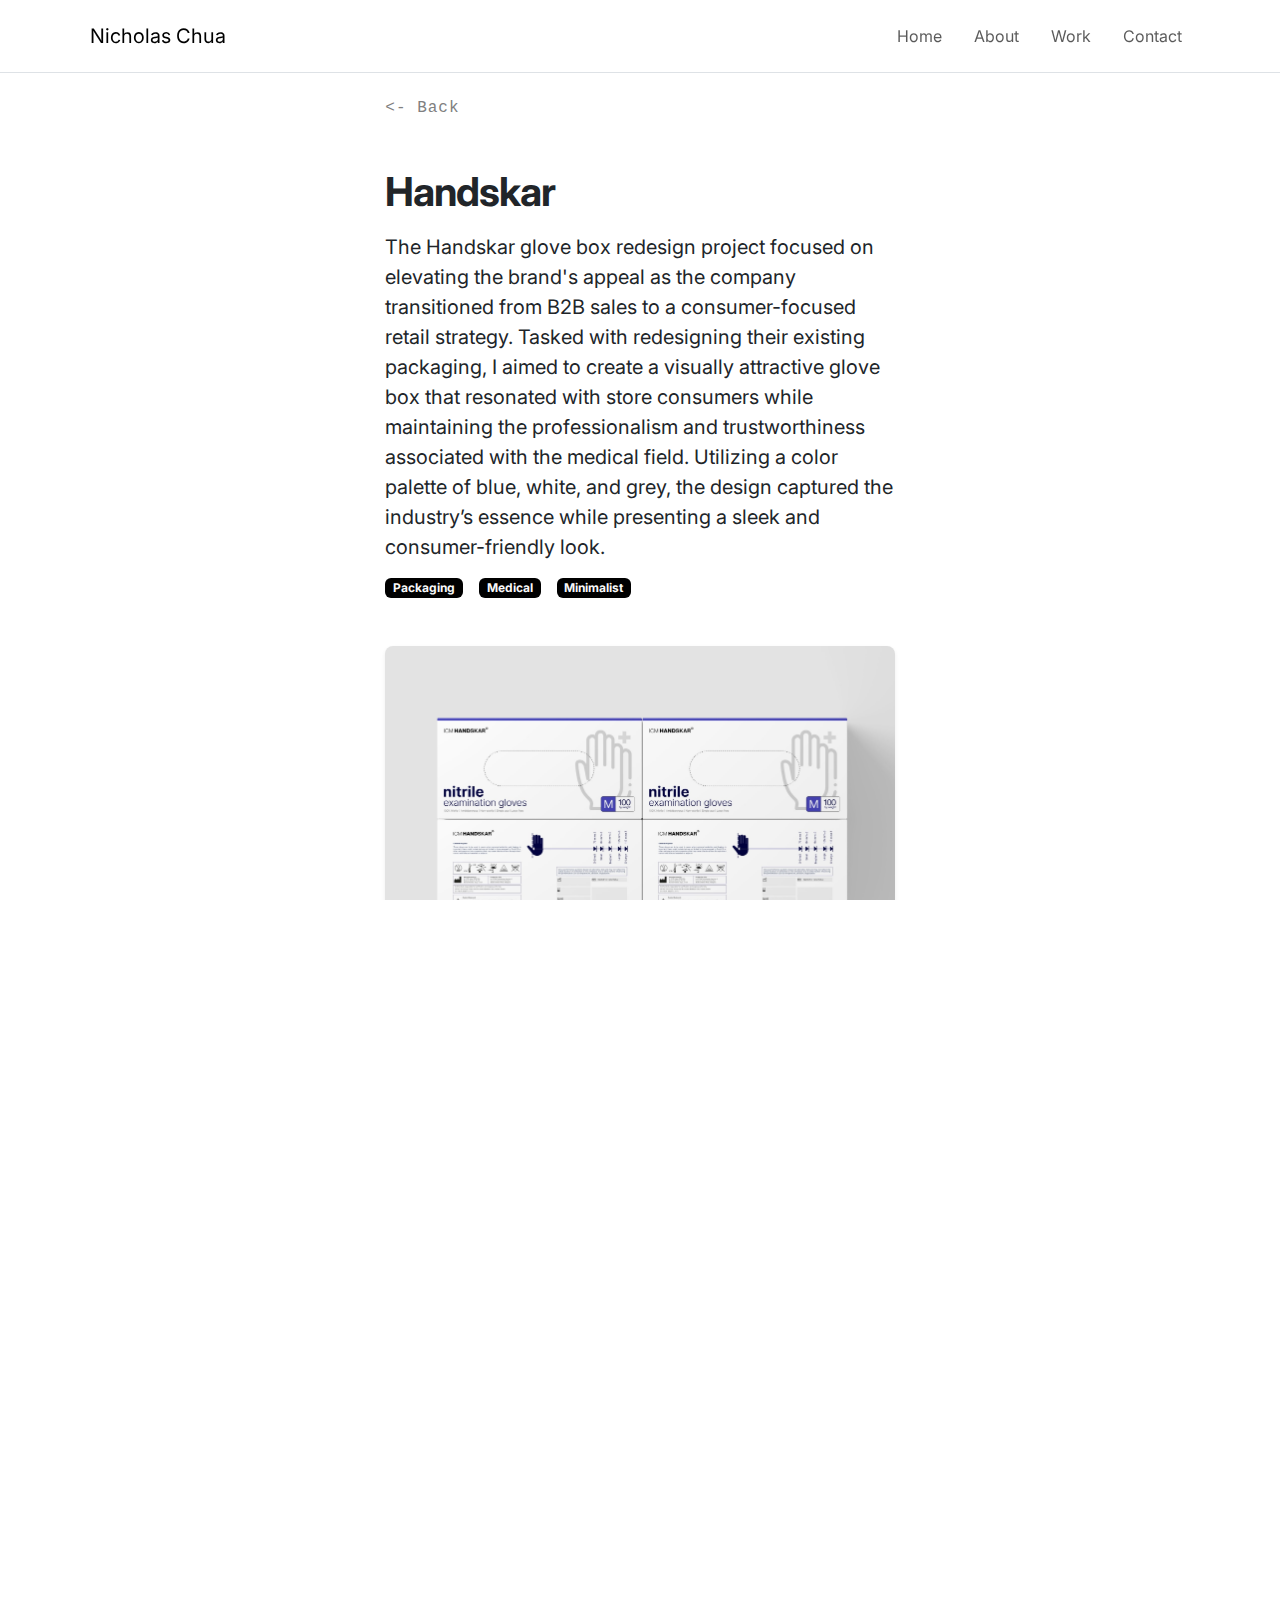
<file: handskar.html>
<!doctype html>
<html lang="en">

<head>
    <meta charset="utf-8">
    <meta name="viewport" content="width=device-width, initial-scale=1">
    <link href="https://cdn.jsdelivr.net/npm/bootstrap@5.3.3/dist/css/bootstrap.min.css" rel="stylesheet"
        integrity="sha384-QWTKZyjpPEjISv5WaRU9OFeRpok6YctnYmDr5pNlyT2bRjXh0JMhjY6hW+ALEwIH" crossorigin="anonymous">
    <link rel="stylesheet" href="./styles.css">
    <link rel="preconnect" href="https://fonts.googleapis.com">
    <link rel="preconnect" href="https://fonts.gstatic.com" crossorigin>
    <link
        href="https://fonts.googleapis.com/css2?family=Inter:ital,opsz,wght@0,14..32,100..900;1,14..32,100..900&display=swap"
        rel="stylesheet">
    <title>Nicholas Chua</title>
</head>

<body>
    <header class="fixed-top mb-5">
        <nav class="navbar navbar-expand-lg p-md-3 navbar-style border-bottom">
            <div class="container">
                <a class="navbar-brand mx-2" href="./">Nicholas Chua</a>
                <button class="navbar-toggler shadow-none border-0" type="button" data-bs-toggle="collapse"
                    data-bs-target="#navbarNav" aria-controls="navbsrNav" aria-expanded="false"
                    aria-label="Toggle navigation">
                    <span class="navbar-toggler-icon"></span>
                </button>

                <div class="collapse navbar-collapse" id="navbarNav">
                    <div class="mx-auto"></div>
                    <ul class="navbar-nav">
                        <li class="nav-item">
                            <a class="nav-link text-gray mx-2" href="./">Home</a>
                        </li>
                        <li class="nav-item">
                            <a class="nav-link text-gray mx-2" href="./about">About</a>
                        </li>
                        <li class="nav-item">
                            <a class="nav-link text-gray mx-2" href="./works">Work</a>
                        </li>
                        <li class="nav-item">
                            <a class="nav-link text-gray mx-2" href="mailto:nickchuams9@gmail.com">Contact</a>
                        </li>
                    </ul>
                </div>
            </div>
        </nav>
    </header>


    <div class="container col-xl-5 col-lg-12 col-md-12 col-sm-12 mt-5">

        <div class="container mb-5 pt-5 ps-0">
            <div aria-label="breadcrumb">
                <ol class="font-monospace breadcrumb-adj breadcrumb">
                    <li class="breadcrumb-item"><a class="breadcrumb-adj" href="./works"> <- Back</a></li>
                </ol>
            </div>
        </div>

        <div class="row d-flex ">
            <div class=" ">
                <!-- Post content-->
                <article>
                    <!-- Post header-->
                    <header class="mb-5 border-bottom">
                        <!-- Post title-->
                        <h1 class="fw-bolder mb-3 ">Handskar</h1>
                        <!-- Post meta content-->
                        <p class="fs-5  lh-base">The Handskar glove box redesign project focused on elevating the
                            brand's appeal as the company transitioned from B2B sales to a consumer-focused retail
                            strategy. Tasked with redesigning their existing packaging, I aimed to create a visually
                            attractive glove box that resonated with store consumers while maintaining the
                            professionalism and trustworthiness associated with the medical field. Utilizing a color
                            palette of blue, white, and grey, the design captured the industry’s essence while
                            presenting a sleek and consumer-friendly look.
                        </p>
                        <!-- Post categories-->
                        <div class="d-flex  gap-3 mt-3 mb-5">
                            <a class="badge bg-black text-decoration-none link-light">Packaging</a>
                            <a class="badge bg-black text-decoration-none link-light">Medical</a>
                            <a class="badge bg-black text-decoration-none link-light">Minimalist</a>
                        </div>
                        <img src="./Figma Exports/Handskar/Glove - Mockup 2.jpg"
                            class="img-fluid shadow-sm rounded-3 g-3 mb-5" alt="Glove box mockup front and back">
                    </header>


                    <!-- Problem Statement-->
                    <section class="col-xl-11 mb-5">
                        <h3 class="fw-bolder mt-5">Project Overview</h3>
                        <p class="fs-6 fw-normal lh-base mb-3">As Handskar expanded its market presence from business
                            clients to retail consumers, the need for more visually appealing packaging became
                            paramount. The existing design lacked the aesthetic appeal required to attract shoppers in
                            stores. My goal was to redesign the glove box to be visually engaging, professional, and
                            reflective of Handskar’s quality while maintaining the trust and reliability valued in the
                            medical field.
                        </p>
                        <h3 class="fw-bolder mt-5">Design Goals</h3>
                        <h5 class="fw-semibold mb-2 mt-3">The primary objectives for this redesign were:</h4>
                            <ul class="mt-3">
                                <li>Create an attractive, consumer-friendly glove box design to stand out on retail
                                    shelves.</li>
                                <li>Maintain a professional aesthetic aligned with the company’s medical industry
                                    background.</li>
                                <li>Use blue, white, and grey to reflect cleanliness, safety, and trustworthiness while
                                    ensuring visual harmony.</li>
                            </ul>
                            <img src="./Figma Exports/Handskar/Glove - Mockup.jpg"
                                class="img-fluid shadow-sm rounded-3 g-3 mb-4" alt="Glove box mockup">

                            <h3 class="fw-bolder mt-5">Design Process</h3>
                            <p class="fs-6 mb-3 lh-base">I began by analyzing the current glove box and identifying its
                                limitations in a retail environment. Research into medical packaging trends revealed the
                                importance of clean layouts, clear branding, and visually engaging elements to attract
                                consumer attention.
                            </p>
                            <h5 class="fw-semibold mb-2 mt-3">Visual Concept</h4>
                                <p class="fs-6 mb-3 lh-base">The redesigned packaging embraced a modern, minimalist
                                    style with clear typography and carefully placed graphic elements to improve
                                    readability and appeal. Blue was used prominently for its association with trust,
                                    professionalism, and hygiene, while white and grey complemented it with a clean and
                                    understated look.
                                </p>
                                <h5 class="fw-semibold mb-2 mt-3">Typography and Branding</h4>
                                    <p class="fs-6 mb-3 lh-base">To create a sense of trust and sophistication, I used a
                                        modern sans-serif typeface for headings and essential product information. The
                                        brand logo was repositioned for prominence, ensuring the Handskar name remained
                                        recognizable at a glance.
                                    </p>
                                    <h5 class="fw-semibold mb-2 mt-3">Layout and Imagery</h4>
                                        <p class="fs-6 mb-3 lh-base">The layout balanced text, icons, and visuals,
                                            providing clarity and accessibility while enhancing consumer appeal. Product
                                            details were clearly organized, and icons highlighted key features, like
                                            "Ambidextrous" or "latex-free," to quickly communicate benefits to the user.
                                            Subtle design accents, such as gradients and linework, added depth and
                                            interest without overwhelming the clean aesthetic.
                                        </p>
                                        <img src="./Figma Exports/Handskar/Glove - Collage.jpg"
                                            class="img-fluid shadow-sm rounded-3 g-3 mb-4 mt-2"
                                            alt="Glove box digital design">

                                        <h3 class="fw-bolder mt-5">Challenges and Solutions</h3>
                                        <p class="fs-6 mb-3 lh-base">A key challenge was ensuring the design remained
                                            professional while appealing to retail consumers. To strike this balance, I
                                            focused on subtle details, such as modern typography and clean imagery, to
                                            appeal to shoppers while maintaining medical-grade professionalism.
                                            Additionally, I collaborated with the production team to ensure the design
                                            could be easily reproduced across various packaging sizes without
                                            compromising quality or legibility.
                                        </p>

                                        <h3 class="fw-bolder mt-5">Outcome</h3>
                                        <p class="fs-6 mb-3 lh-base">The redesign transformed the Handskar glove box
                                            into a visually striking and consumer-friendly product, increasing its shelf
                                            appeal while preserving the company’s professional image. By blending clean
                                            design, a modern layout, and thoughtful color use, the final product
                                            successfully communicated trust and quality to a wider retail audience. The
                                            packaging was well-received by store consumers, reinforcing Handskar's
                                            position as a reliable and attractive choice in the medical supplies market.
                                        </p>
                                        <img src="./Figma Exports/Handskar/Glove - blueprint.jpg"
                                            class="img-fluid shadow-sm rounded-3 g-3 mb-4"
                                            alt="Glove box inner carton design">
                    </section>
            </div>
        </div>
        </article>
    </div>
    </div>
    </div>





    <!-- FOOTER -->
    <div class="container pb-3">
        <footer class="d-flex flex-wrap justify-content-between align-items-center pt-3 border-top">
            <p class="col-md-4 mb-0 text-body-secondary">© 2025 NicholasChua. Designed and developed by me.</p>

            <a class="link-body-emphasis" href="https://www.linkedin.com/in/nicholaschua9/"><svg
                    xmlns="http://www.w3.org/2000/svg" color="#707275" width="20" height="20" fill="currentColor"
                    class="bi bi-linkedin" viewBox="0 0 16 16">
                    <path
                        d="M0 1.146C0 .513.526 0 1.175 0h13.65C15.474 0 16 .513 16 1.146v13.708c0 .633-.526 1.146-1.175 1.146H1.175C.526 16 0 15.487 0 14.854zm4.943 12.248V6.169H2.542v7.225zm-1.2-8.212c.837 0 1.358-.554 1.358-1.248-.015-.709-.52-1.248-1.342-1.248S2.4 3.226 2.4 3.934c0 .694.521 1.248 1.327 1.248zm4.908 8.212V9.359c0-.216.016-.432.08-.586.173-.431.568-.878 1.232-.878.869 0 1.216.662 1.216 1.634v3.865h2.401V9.25c0-2.22-1.184-3.252-2.764-3.252-1.274 0-1.845.7-2.165 1.193v.025h-.016l.016-.025V6.169h-2.4c.03.678 0 7.225 0 7.225z" />
                </svg></a>



            <ul class="nav col-md-4 justify-content-end">
                <li class="nav-item"><a href="./index" class="nav-link px-2 text-body-secondary">Home</a></li>
                <li class="nav-item"><a href="./about" class="nav-link px-2 text-body-secondary">About</a></li>
                <li class="nav-item"><a href="./works" class="nav-link px-2 text-body-secondary">Work</a></li>
                <li class="nav-item"><a href="mailto:nickchuams9@gmail.com"
                        class="nav-link px-2 text-body-secondary">Contact</a></li>
            </ul>
        </footer>
    </div>





    <!-- FOOTER -->



    <script src="https://cdn.jsdelivr.net/npm/bootstrap@5.3.3/dist/js/bootstrap.bundle.min.js"
        integrity="sha384-YvpcrYf0tY3lHB60NNkmXc5s9fDVZLESaAA55NDzOxhy9GkcIdslK1eN7N6jIeHz"
        crossorigin="anonymous"></script>
</body>

</html>
</file>
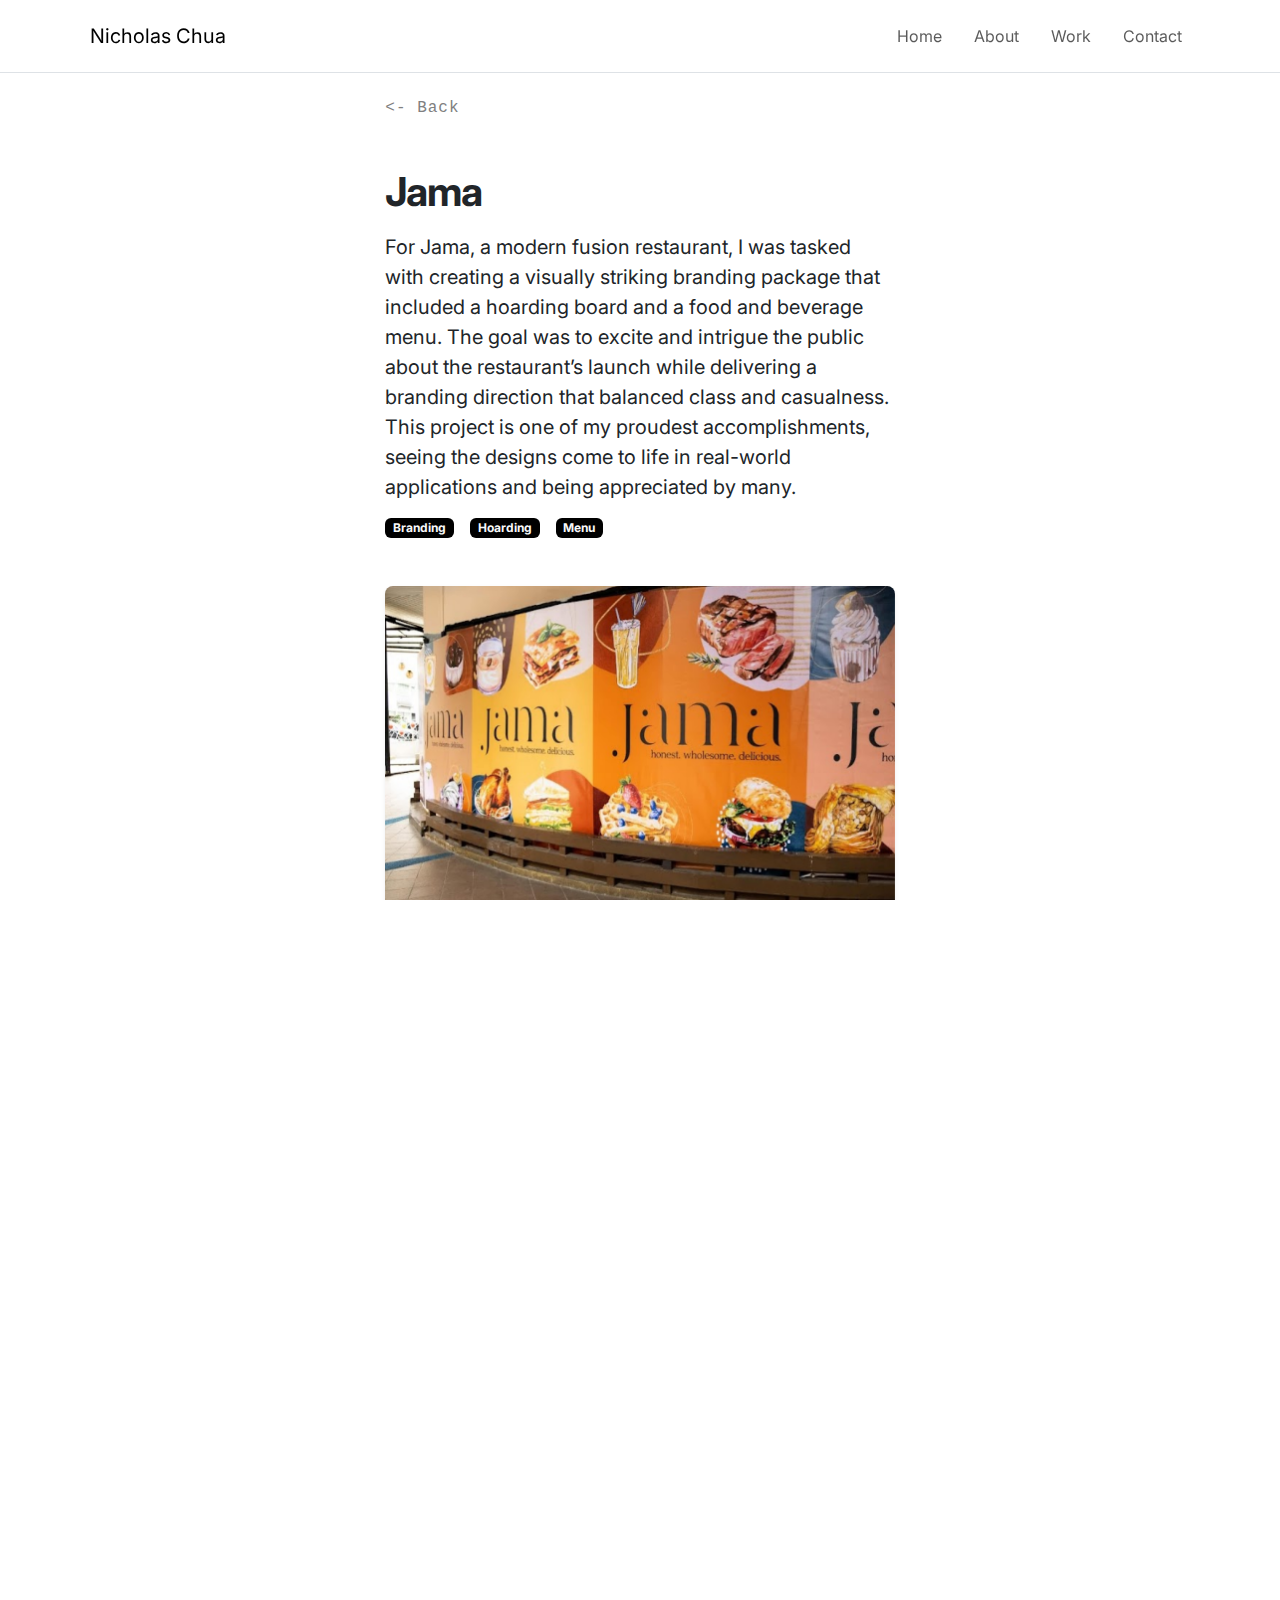
<file: jama.html>
<!doctype html>
<html lang="en">

<head>
    <meta charset="utf-8">
    <meta name="viewport" content="width=device-width, initial-scale=1">
    <link href="https://cdn.jsdelivr.net/npm/bootstrap@5.3.3/dist/css/bootstrap.min.css" rel="stylesheet"
        integrity="sha384-QWTKZyjpPEjISv5WaRU9OFeRpok6YctnYmDr5pNlyT2bRjXh0JMhjY6hW+ALEwIH" crossorigin="anonymous">
    <link rel="stylesheet" href="./styles.css">
    <link rel="preconnect" href="https://fonts.googleapis.com">
    <link rel="preconnect" href="https://fonts.gstatic.com" crossorigin>
    <link
        href="https://fonts.googleapis.com/css2?family=Inter:ital,opsz,wght@0,14..32,100..900;1,14..32,100..900&display=swap"
        rel="stylesheet">
    <title>Nicholas Chua</title>
</head>

<body>
    <header class="fixed-top mb-5">
        <nav class="navbar navbar-expand-lg p-md-3 navbar-style border-bottom">
            <div class="container">
                <a class="navbar-brand mx-2" href="./">Nicholas Chua</a>
                <button class="navbar-toggler shadow-none border-0" type="button" data-bs-toggle="collapse"
                    data-bs-target="#navbarNav" aria-controls="navbsrNav" aria-expanded="false"
                    aria-label="Toggle navigation">
                    <span class="navbar-toggler-icon"></span>
                </button>

                <div class="collapse navbar-collapse" id="navbarNav">
                    <div class="mx-auto"></div>
                    <ul class="navbar-nav">
                        <li class="nav-item">
                            <a class="nav-link text-gray mx-2" href="./">Home</a>
                        </li>
                        <li class="nav-item">
                            <a class="nav-link text-gray mx-2" href="./about">About</a>
                        </li>
                        <li class="nav-item">
                            <a class="nav-link text-gray mx-2" href="./works">Work</a>
                        </li>
                        <li class="nav-item">
                            <a class="nav-link text-gray mx-2" href="mailto:nickchuams9@gmail.com">Contact</a>
                        </li>
                    </ul>
                </div>
            </div>
        </nav>
    </header>



    <div class="container col-xl-5 col-lg-12 col-md-12 col-sm-12 mt-5">

        <div class="container mb-5 pt-5 ps-0">
            <div aria-label="breadcrumb">
                <ol class="font-monospace breadcrumb-adj breadcrumb">
                    <li class="breadcrumb-item"><a class="breadcrumb-adj" href="./works"> <- Back</a></li>
                </ol>
            </div>
        </div>

        <div class="row d-flex ">
            <div class=" ">
                <!-- Post content-->
                <article>
                    <!-- Post header-->
                    <header class="mb-5 border-bottom">
                        <!-- Post title-->
                        <h1 class="fw-bolder mb-3 ">Jama</h1>
                        <!-- Post meta content-->
                        <p class="fs-5  lh-base">For Jama, a modern fusion restaurant, I was tasked with creating a
                            visually striking branding package that included a hoarding board and a food and beverage
                            menu. The goal was to excite and intrigue the public about the restaurant’s launch while
                            delivering a branding direction that balanced class and casualness. This project is one of
                            my proudest accomplishments, seeing the designs come to life in real-world applications and
                            being appreciated by many.
                        </p>
                        <!-- Post categories-->
                        <div class="d-flex  gap-3 mt-3 mb-5">
                            <a class="badge bg-black text-decoration-none link-light">Branding</a>
                            <a class="badge bg-black text-decoration-none link-light">Hoarding </a>
                            <a class="badge bg-black text-decoration-none link-light">Menu</a>
                        </div>
                        <img src="./Figma Exports/Jama/Picture/Thumbnail 2 - Jama-min.jpg"
                            class="img-fluid shadow-sm rounded-3 g-3 mb-5"
                            alt="Jama hoarding board printed and set up in store">
                    </header>


                    <!-- Problem Statement-->
                    <section class="col-xl-11 mb-5">
                        <h3 class="fw-bolder mt-5">Project Goals</h3>
                        <p class="fs-6 fw-normal lh-base mb-3">The primary goals for this branding project were to build
                            public curiosity and anticipation for Jama’s launch and establish a cohesive brand identity
                            that reflected the restaurant’s fusion of refined and casual dining experiences. The
                            hoarding board served as an initial introduction to the brand, while the menu provided
                            customers with a glimpse into the restaurant’s elegant yet accessible culinary offerings.
                        <div class="d-flex col-12 gap-5">
                            <div class="mb-5">
                                <img src="./Figma Exports/Jama/Picture/Artwork- Jama-min.jpg"
                                    class="img-fluid shadow-sm rounded-3 g-3 mb-4" alt="Jama hoarding digital design">
                                <img src="./Figma Exports/Jama/Picture/Menu-min.jpg"
                                    class="img-fluid shadow-sm rounded-3 g-3 mb-2" alt="Person holding jama menu">
                            </div>
                        </div>

                        <h3 class="fw-bolder mt-2">Design Process</h3>
                        <p class="fs-6 fw-normal lh-base mb-3">Understanding Jama’s vision was key to ensuring the
                            designs conveyed the right message to its audience. I began by researching the brand’s
                            identity and target audience, exploring how a fusion restaurant could present itself as both
                            sophisticated and welcoming.
                        </p>
                        <h5 class="fw-semibold mb-2 mt-3">Hoarding Board</h4>
                            <p class="fs-6 fw-normal lh-base mb-3">The hoarding board was designed to be a striking
                                visual that captivated passersby and invited curiosity. To achieve this, I featured
                                bold, modern typography alongside enticing images of colorful, plated dishes, hinting at
                                the restaurant’s unique menu. The messaging used short and memorable taglines, such as
                                “honest, wholesome, delicious” to spark interest and anticipation.
                            </p>
                            <p class="fs-6 fw-normal lh-base mb-3">The color palette was inspired by natural tones with
                                warm, earthy accents, creating a sophisticated yet friendly aesthetic. The board layout
                                prioritized visibility and legibility, ensuring its impact even from a distance. Its
                                clean, minimal design provided breathing room for the key message, making it an
                                effective promotional tool that resonated with the public.
                            </p>
                            <div class="mb-5">
                                <img src="./Figma Exports/Jama/Picture/Collage-min.jpg"
                                    class="img-fluid shadow-sm rounded-3 g-3 mb-4"
                                    alt="Collage of different angles of the Jama hoarding">
                            </div>
                            <h5 class="fw-semibold mb-2 mt-3">Menu Design</h4>
                                <p class="fs-6 fw-normal lh-base mb-3">The menu required careful attention to detail to
                                    reflect Jama’s branding direction while maintaining practicality and readability. I
                                    incorporated a modern serif typeface for headings and a complementary serif
                                    typeface for body text, creating a balance of elegance and clarity.
                                </p>
                                <div class="mb-5">
                                    <img src="./Figma Exports/Jama/Picture/Menu - Close-min.jpg"
                                        class="img-fluid shadow-sm rounded-3 g-3 mb-4"
                                        alt="Close up of person holding menu ">
                                    <img src="./Figma Exports/Jama/Picture/Menu - Fat-min.jpg"
                                        class="img-fluid shadow-sm rounded-3 g-3 mb-4" alt="Jama food menu">
                                    <img src="./Figma Exports/Jama/Picture/Menu - Slim-min.jpg"
                                        class="img-fluid shadow-sm rounded-3 g-3 mb-2" alt="Jama beverage menu">
                                </div>
                                <p class="fs-6 fw-normal lh-base mb-3">The layout was clean and well-structured, with
                                    thoughtful spacing between sections to enhance navigation. Visual accents, such as
                                    subtle textured backgrounds and fine graphic dots, were added to elevate the
                                    aesthetic without overwhelming the content.
                                </p>
                                <p class="fs-6 fw-normal lh-base mb-3">The final menu felt both polished and
                                    approachable, making it a pleasure to read and interact with, adding to the diners’
                                    overall experience.
                                </p>

                                <h3 class="fw-bolder mt-5">Challenges & Solutions</h3>
                                <p class="fs-6 fw-normal lh-base mb-3">Designing for a large-scale format like a
                                    hoarding board posed unique challenges, especially in terms of scaling and
                                    visibility. To address this, I used bold fonts, high-quality imagery, and an
                                    intentional use of whitespace to make the design visually striking and impactful.
                                </p>
                                <p class="fs-6 fw-normal lh-base mb-3">Balancing the dual aspects of Jama’s brand—classy
                                    yet casual—was a recurring challenge, particularly with the menu. I achieved this by
                                    pairing modern typography with warm, earthy tones that conveyed both elegance and
                                    warmth, ensuring that the design remained approachable for all customers.
                                </p>
                                <p class="fs-6 fw-normal lh-base mb-3">Another critical aspect was ensuring that the
                                    designs translated seamlessly into their physical form. Collaborating with printing
                                    vendors, I verified color accuracy, textures, and print finishes to bring the
                                    designs to life as envisioned.
                                </p>
                                <h3 class="fw-bolder mt-5">Key Takeaways</h3>
                                <p class="fs-6 fw-normal lh-base mb-3">The project successfully generated excitement for
                                    Jama’s launch and reinforced its brand identity, with a hoarding board that
                                    captivated passersby and a menu design that balanced refinement and approachability.
                                    Seeing the designs printed and widely used was immensely rewarding, showcasing the
                                    power of cohesive branding. This experience highlighted the importance of
                                    consistency across touchpoints, collaboration with vendors for seamless execution,
                                    and the role of impactful design in shaping public perception and enhancing customer
                                    experiences.
                                </p>
                    </section>
            </div>
        </div>
        </article>
    </div>
    </div>
    </div>






    <!-- FOOTER -->
    <div class="container pb-3">
        <footer class="d-flex flex-wrap justify-content-between align-items-center pt-3 border-top">
            <p class="col-md-4 mb-0 text-body-secondary">© 2025 NicholasChua. Designed and developed by me.</p>

            <a class="link-body-emphasis" href="https://www.linkedin.com/in/nicholaschua9/"><svg
                    xmlns="http://www.w3.org/2000/svg" color="#707275" width="20" height="20" fill="currentColor"
                    class="bi bi-linkedin" viewBox="0 0 16 16">
                    <path
                        d="M0 1.146C0 .513.526 0 1.175 0h13.65C15.474 0 16 .513 16 1.146v13.708c0 .633-.526 1.146-1.175 1.146H1.175C.526 16 0 15.487 0 14.854zm4.943 12.248V6.169H2.542v7.225zm-1.2-8.212c.837 0 1.358-.554 1.358-1.248-.015-.709-.52-1.248-1.342-1.248S2.4 3.226 2.4 3.934c0 .694.521 1.248 1.327 1.248zm4.908 8.212V9.359c0-.216.016-.432.08-.586.173-.431.568-.878 1.232-.878.869 0 1.216.662 1.216 1.634v3.865h2.401V9.25c0-2.22-1.184-3.252-2.764-3.252-1.274 0-1.845.7-2.165 1.193v.025h-.016l.016-.025V6.169h-2.4c.03.678 0 7.225 0 7.225z" />
                </svg></a>



            <ul class="nav col-md-4 justify-content-end">
                <li class="nav-item"><a href="./index" class="nav-link px-2 text-body-secondary">Home</a></li>
                <li class="nav-item"><a href="./about" class="nav-link px-2 text-body-secondary">About</a></li>
                <li class="nav-item"><a href="./works" class="nav-link px-2 text-body-secondary">Work</a></li>
                <li class="nav-item"><a href="mailto:nickchuams9@gmail.com"
                        class="nav-link px-2 text-body-secondary">Contact</a></li>
            </ul>
        </footer>
    </div>





    <!-- FOOTER -->



    <script src="https://cdn.jsdelivr.net/npm/bootstrap@5.3.3/dist/js/bootstrap.bundle.min.js"
        integrity="sha384-YvpcrYf0tY3lHB60NNkmXc5s9fDVZLESaAA55NDzOxhy9GkcIdslK1eN7N6jIeHz"
        crossorigin="anonymous"></script>
</body>

</html>
</file>
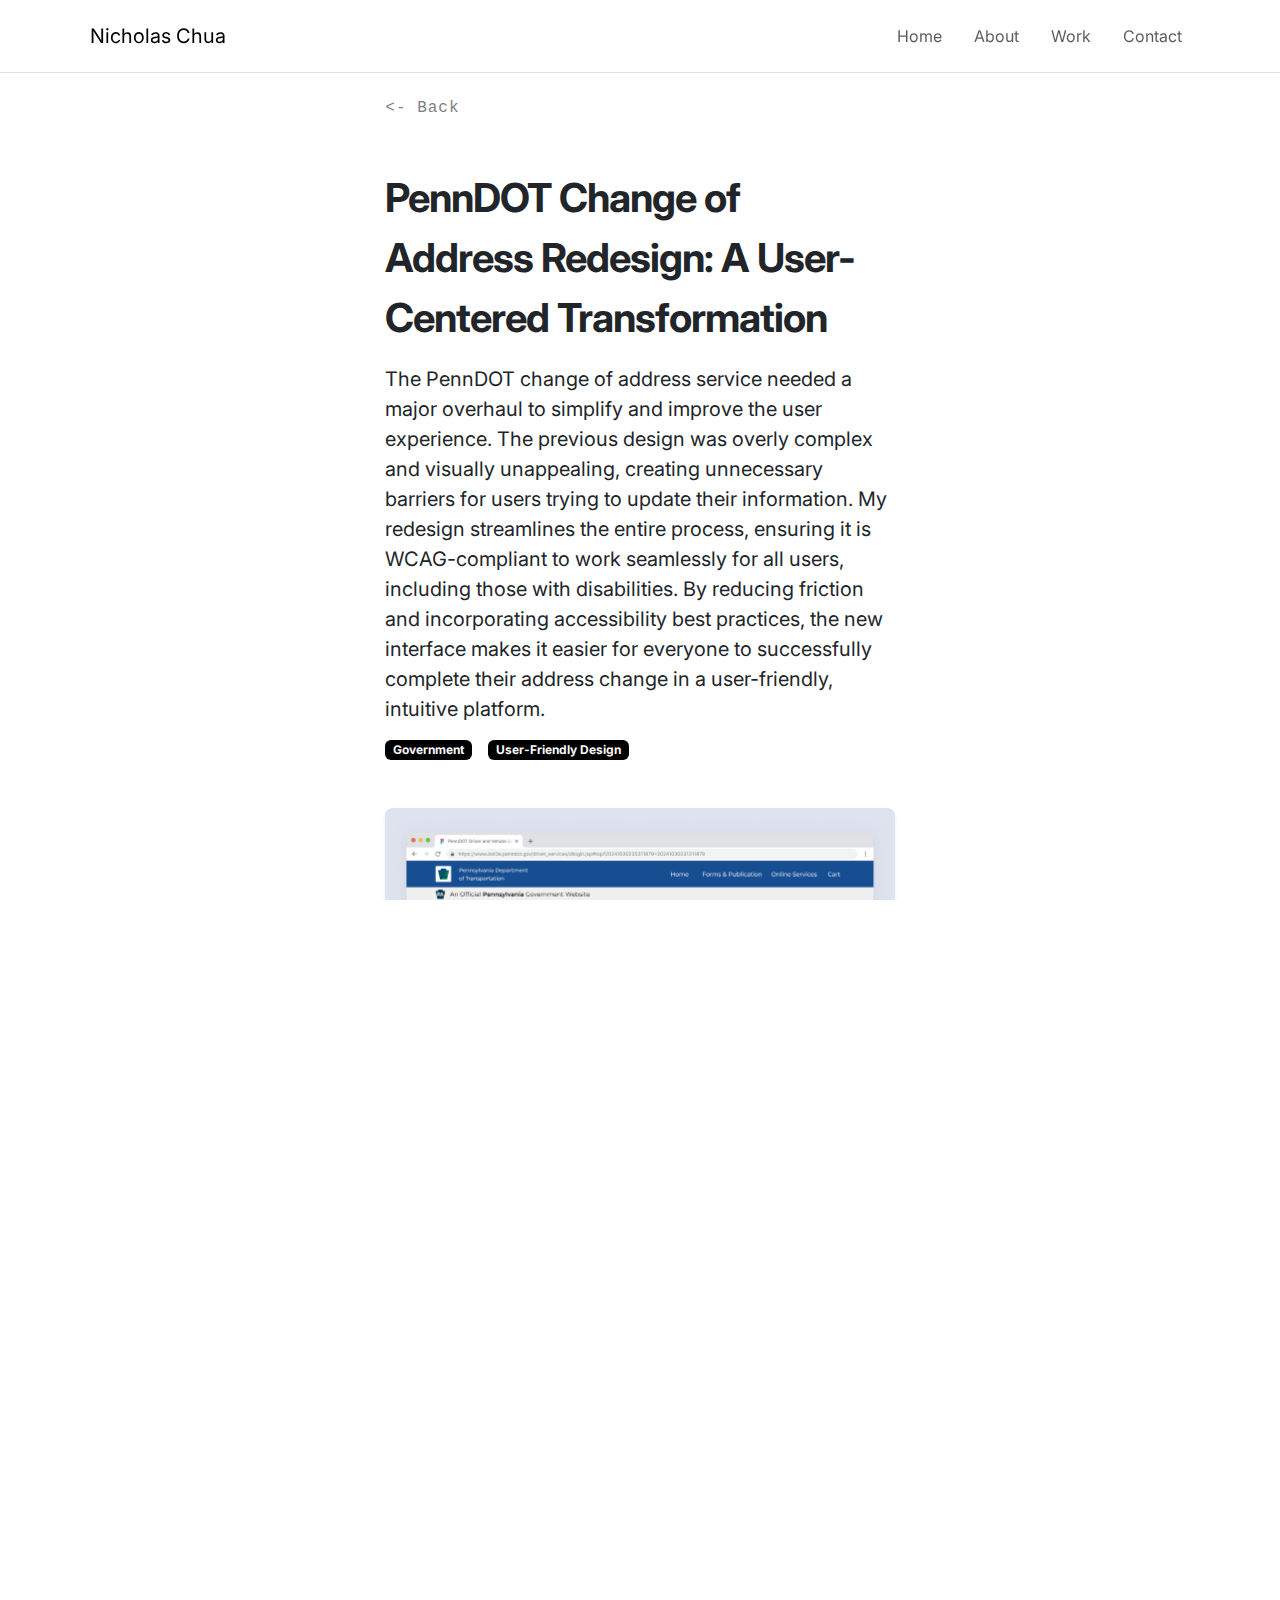
<file: PennDOT.html>
<!doctype html>
<html lang="en">

<head>
  <meta charset="utf-8">
  <meta name="viewport" content="width=device-width, initial-scale=1">
  <link href="https://cdn.jsdelivr.net/npm/bootstrap@5.3.3/dist/css/bootstrap.min.css" rel="stylesheet"
    integrity="sha384-QWTKZyjpPEjISv5WaRU9OFeRpok6YctnYmDr5pNlyT2bRjXh0JMhjY6hW+ALEwIH" crossorigin="anonymous">
  <link rel="stylesheet" href="./styles.css">
  <link rel="preconnect" href="https://fonts.googleapis.com">
  <link rel="preconnect" href="https://fonts.gstatic.com" crossorigin>
  <link
    href="https://fonts.googleapis.com/css2?family=Inter:ital,opsz,wght@0,14..32,100..900;1,14..32,100..900&display=swap"
    rel="stylesheet">
  <title>Nicholas Chua</title>
</head>

<body>
<header class="fixed-top mb-5">
  <nav class="navbar navbar-expand-lg p-md-3 navbar-style border-bottom">
    <div class="container"> 
      <a class="navbar-brand mx-2" href="./index">Nicholas Chua</a>
      <button class="navbar-toggler shadow-none border-0" type="button" data-bs-toggle="collapse"
        data-bs-target="#navbarNav" aria-controls="navbsrNav" aria-expanded="false" aria-label="Toggle navigation">
        <span class="navbar-toggler-icon"></span>
      </button>

      <div class="collapse navbar-collapse" id="navbarNav">
        <div class="mx-auto"></div>
        <ul class="navbar-nav">
          <li class="nav-item">
            <a class="nav-link text-gray mx-2" href="./">Home</a>
          </li>
          <li class="nav-item">
            <a class="nav-link text-gray mx-2" href="./about">About</a>
          </li>
          <li class="nav-item">
            <a class="nav-link text-gray mx-2" href="./works">Work</a>
          </li>
          <li class="nav-item">
            <a class="nav-link text-gray mx-2" href="mailto:nickchuams9@gmail.com">Contact</a>
          </li>
        </ul>
      </div>
    </div>
  </nav>
</header>



  <div class="container col-xl-5 col-lg-12 col-md-12 col-sm-12 mt-5">

    <div class="container mb-5 pt-5 ps-0">
      <div aria-label="breadcrumb">
        <ol class="font-monospace breadcrumb-adj breadcrumb">
          <li class="breadcrumb-item"><a class="breadcrumb-adj" href="./works"> <- Back</a></li>
        </ol>
      </div>
    </div>

    <div class="row d-flex ">
      <div class=" ">
        <!-- Post content-->
        <article>
          <!-- Post header-->
          <header class="mb-5 border-bottom">
            <!-- Post title-->
            <h1 class="fw-bolder lh-base mb-3 ">PennDOT Change of Address Redesign: A User-Centered Transformation</h1>
            <!-- Post meta content-->
            <p class="fs-5 lh-base">The PennDOT change of address service needed a major overhaul to simplify and improve 
              the user experience. The previous design was overly complex and visually unappealing, creating unnecessary 
              barriers for users trying to update their information. My redesign streamlines the entire process, ensuring 
              it is WCAG-compliant to work seamlessly for all users, including those with disabilities. By reducing friction 
              and incorporating accessibility best practices, the new interface makes it easier for everyone to successfully 
              complete their address change in a user-friendly, intuitive platform.
            </p>
            <!-- Post categories-->
            <div class="d-flex gap-3 mt-3 mb-5">
              <a class="badge bg-black text-decoration-none link-light">Government</a>
              <a class="badge bg-black text-decoration-none link-light">User-Friendly Design</a>
            </div>
            <img src="./Figma Exports/PennDOT Redesign Screens/New/Frame 663.jpg"
              class="img-fluid shadow-sm rounded-3 g-3 mb-5" alt="PennDOT login page">
          </header>


          <!-- Problem Statement-->
          <section class="col-xl-12 mb-5">
            <h3 class="fw-bolder mb-4 pt-5">Where Users Struggled</h3>
            <!-- Photo Inserts-->   
            <p class="fs-6 fw-normal lh-base mb-4">Users faced numerous challenges with the previous PennDOT change of address service. 
              The initial login page was crowded with dense text, creating an overwhelming start to the process. 
              Without a clear text hierarchy, users struggled to identify important information, making navigation feel chaotic. 
              The buttons were small and difficult to press, particularly on mobile devices, leading to frequent misclicks and frustration.
              Additionally, users had no option to select a separate mailing address, which was inconvenient for those with different home and mailing addresses.
            </p>
            <p class="fs-6 fw-normal lh-base mb-4">One of the most confusing aspects was the overall process, which felt more like a shopping experience than 
              a straightforward address change. The review page resembled a shopping cart, making users feel as though they were "purchasing" a $0 item rather 
              than simply updating their address. The cluttered receipt page added further difficulty, making it challenging for users to confirm their changes with ease. 
              These issues combined to create a convoluted experience that lacked the simplicity and clarity users expect from such a basic task.
            </p>
            
              <!-- Photo Inserts-->   
            <div class="d-flex col-12 gap-5">
              <div class="mb-5">
                <img src="./Figma Exports/PennDOT Redesign Screens/Old/Frame 647.jpg" class="img-fluid shadow-sm rounded-3 g-3 mb-4" alt="Old PennDOT login page">
                <img src="./Figma Exports/PennDOT Redesign Screens/Old/Frame 661.jpg" class="img-fluid shadow-sm rounded-3 g-3 mb-4" alt="Old PennDOT Vehicle information page">
                <img src="./Figma Exports/PennDOT Redesign Screens/Old/Frame 649.jpg" class="img-fluid shadow-sm rounded-3 g-3 mb-4" alt="Old PennDOT Change of address page">
                <img src="./Figma Exports/PennDOT Redesign Screens/Old/Frame 650.jpg" class="img-fluid shadow-sm rounded-3 g-3 mb-4" alt="Old PennDOT Address Confirmation page">
                <img src="./Figma Exports/PennDOT Redesign Screens/Old/Frame 651.jpg" class="img-fluid shadow-sm rounded-3 g-3 mb-4" alt="Old PennDOT Shopping cart page">
                <img src="./Figma Exports/PennDOT Redesign Screens/Old/Frame 652.jpg" class="img-fluid shadow-sm rounded-3 g-3 mb-4" alt="Old PennDOT receipt page">
              </div>
            </div>
          </section>

          <!-- Solution-->
          <section class="col-xl-12">
            <h3 class="fw-bolder mb-4">A Simpler Way Forward</h3>
            <p class="fs-6 fw-normal lh-base mb-4">
              I redesigned the PennDOT change of address service to feel intuitive, seamless, and, above all, user-centered. 
              Starting with a clean, streamlined layout, I introduced breathing room between sections, creating a lighter, easier-to-read interface 
              that puts the user’s needs first. A 3-part status tracker helps users know exactly where they are in the process, while newly redesigned 
              information and alert banners highlight essential messages clearly and accessibly.
            </p>
            <p class="fs-6 fw-normal lh-base mb-4">
              Users now have the option to select a different mailing address, adding much-needed flexibility. The confusing “shopping cart” review 
              page has been replaced with a straightforward “Review Your Address Changes” screen, so users can confirm their updates without feeling like 
              they’re making a purchase. Larger, identifiable buttons enhance usability, and a simplified, easy-to-read receipt page makes verifying changes 
              straightforward. Aligning the typography with the PennDOT brand using the Montserrat font, the redesign feels cohesive, professional, and welcoming.
            </p>
            <p class="fs-6 fw-normal lh-base mb-4">
              With these improvements, the PennDOT change of address service is now a hassle-free experience, empowering users to make updates with confidence.
            </p>
            <!-- Photo Inserts-->   
            <div class="d-flex col-12 gap-5">
              <div class="mb-5">
                <img src="./Figma Exports/PennDOT Redesign Screens/New/Frame 144.jpg" class="img-fluid shadow-sm rounded-3 g-3 mb-4" alt="New PennDOT Login page">
                <img src=".//Figma Exports/PennDOT Redesign Screens/New/Frame 145.jpg" class="img-fluid shadow-sm rounded-3 g-3 mb-4" alt="New PennDOT Login page with driver's license number error message and guide">
                <img src="./Figma Exports/PennDOT Redesign Screens/New/Frame 146.jpg" class="img-fluid shadow-sm rounded-3 g-3 mb-4" alt="New PennDOT verify address page">
                <img src="./Figma Exports/PennDOT Redesign Screens/New/Frame 641.jpg" class="img-fluid shadow-sm rounded-3 g-3 mb-4" alt="New PennDOT address information page">
                <img src="./Figma Exports/PennDOT Redesign Screens/New/Frame 642.jpg" class="img-fluid shadow-sm rounded-3 g-3 mb-4" alt="New PennDOT address information page with mailing address field selected">
                <img src="./Figma Exports/PennDOT Redesign Screens/New/Frame 643.jpg" class="img-fluid shadow-sm rounded-3 g-3 mb-4" alt="New PennDOT review and submit page">
                <img src="./Figma Exports/PennDOT Redesign Screens/New/Frame 644.jpg" class="img-fluid shadow-sm rounded-3 g-3" alt="New PennDOT receipt page">
              </div>
            </div>
          </section>

          <!-- Final Thoughts-->
          <section class="col-xl-12 mb-5">
            <h3 class="fw-bolder mb-4">Closing thoughts</h3>
            <p class="fs-6 fw-normal lh-base mb-4">The designs shown here were part of an exercise aimed at reimagining and improving the PennDOT 
              change of address experience. By addressing each challenge and creating a user-centered, visually engaging interface, I was able to 
              transform a complex process into a straightforward and accessible journey. I enjoy working on projects like this, where I can enhance 
              experiences on the public platforms we rely on every day. Moving forward, I’m excited to continue exploring ways to simplify and improve 
              everyday digital interactions for all users.</p>
          </section>
      </div>
    </div>
    </article>
  </div>
  </div>
  </div>






<!-- FOOTER -->
<div class="container pb-3">
  <footer class="d-flex flex-wrap justify-content-between align-items-center pt-3 border-top">
    <p class="col-md-4 mb-0 text-body-secondary">© 2025 NicholasChua. Designed and developed by me.</p>

    <a class="link-body-emphasis" href="https://www.linkedin.com/in/nicholaschua9/"><svg xmlns="http://www.w3.org/2000/svg" color="#707275" width="20" height="20" fill="currentColor" class="bi bi-linkedin" viewBox="0 0 16 16">
      <path d="M0 1.146C0 .513.526 0 1.175 0h13.65C15.474 0 16 .513 16 1.146v13.708c0 .633-.526 1.146-1.175 1.146H1.175C.526 16 0 15.487 0 14.854zm4.943 12.248V6.169H2.542v7.225zm-1.2-8.212c.837 0 1.358-.554 1.358-1.248-.015-.709-.52-1.248-1.342-1.248S2.4 3.226 2.4 3.934c0 .694.521 1.248 1.327 1.248zm4.908 8.212V9.359c0-.216.016-.432.08-.586.173-.431.568-.878 1.232-.878.869 0 1.216.662 1.216 1.634v3.865h2.401V9.25c0-2.22-1.184-3.252-2.764-3.252-1.274 0-1.845.7-2.165 1.193v.025h-.016l.016-.025V6.169h-2.4c.03.678 0 7.225 0 7.225z"/>
    </svg></a>



    <ul class="nav col-md-4 justify-content-end">
      <li class="nav-item"><a href="./" class="nav-link px-2 text-body-secondary">Home</a></li>
      <li class="nav-item"><a href="./about" class="nav-link px-2 text-body-secondary">About</a></li>
      <li class="nav-item"><a href="./works" class="nav-link px-2 text-body-secondary">Work</a></li>
      <li class="nav-item"><a href="mailto:nickchuams9@gmail.com" class="nav-link px-2 text-body-secondary">Contact</a></li>
    </ul>
  </footer>
</div>



  <!-- FOOTER -->



  <script src="https://cdn.jsdelivr.net/npm/bootstrap@5.3.3/dist/js/bootstrap.bundle.min.js"
    integrity="sha384-YvpcrYf0tY3lHB60NNkmXc5s9fDVZLESaAA55NDzOxhy9GkcIdslK1eN7N6jIeHz"
    crossorigin="anonymous"></script>
</body>

</html>
</file>
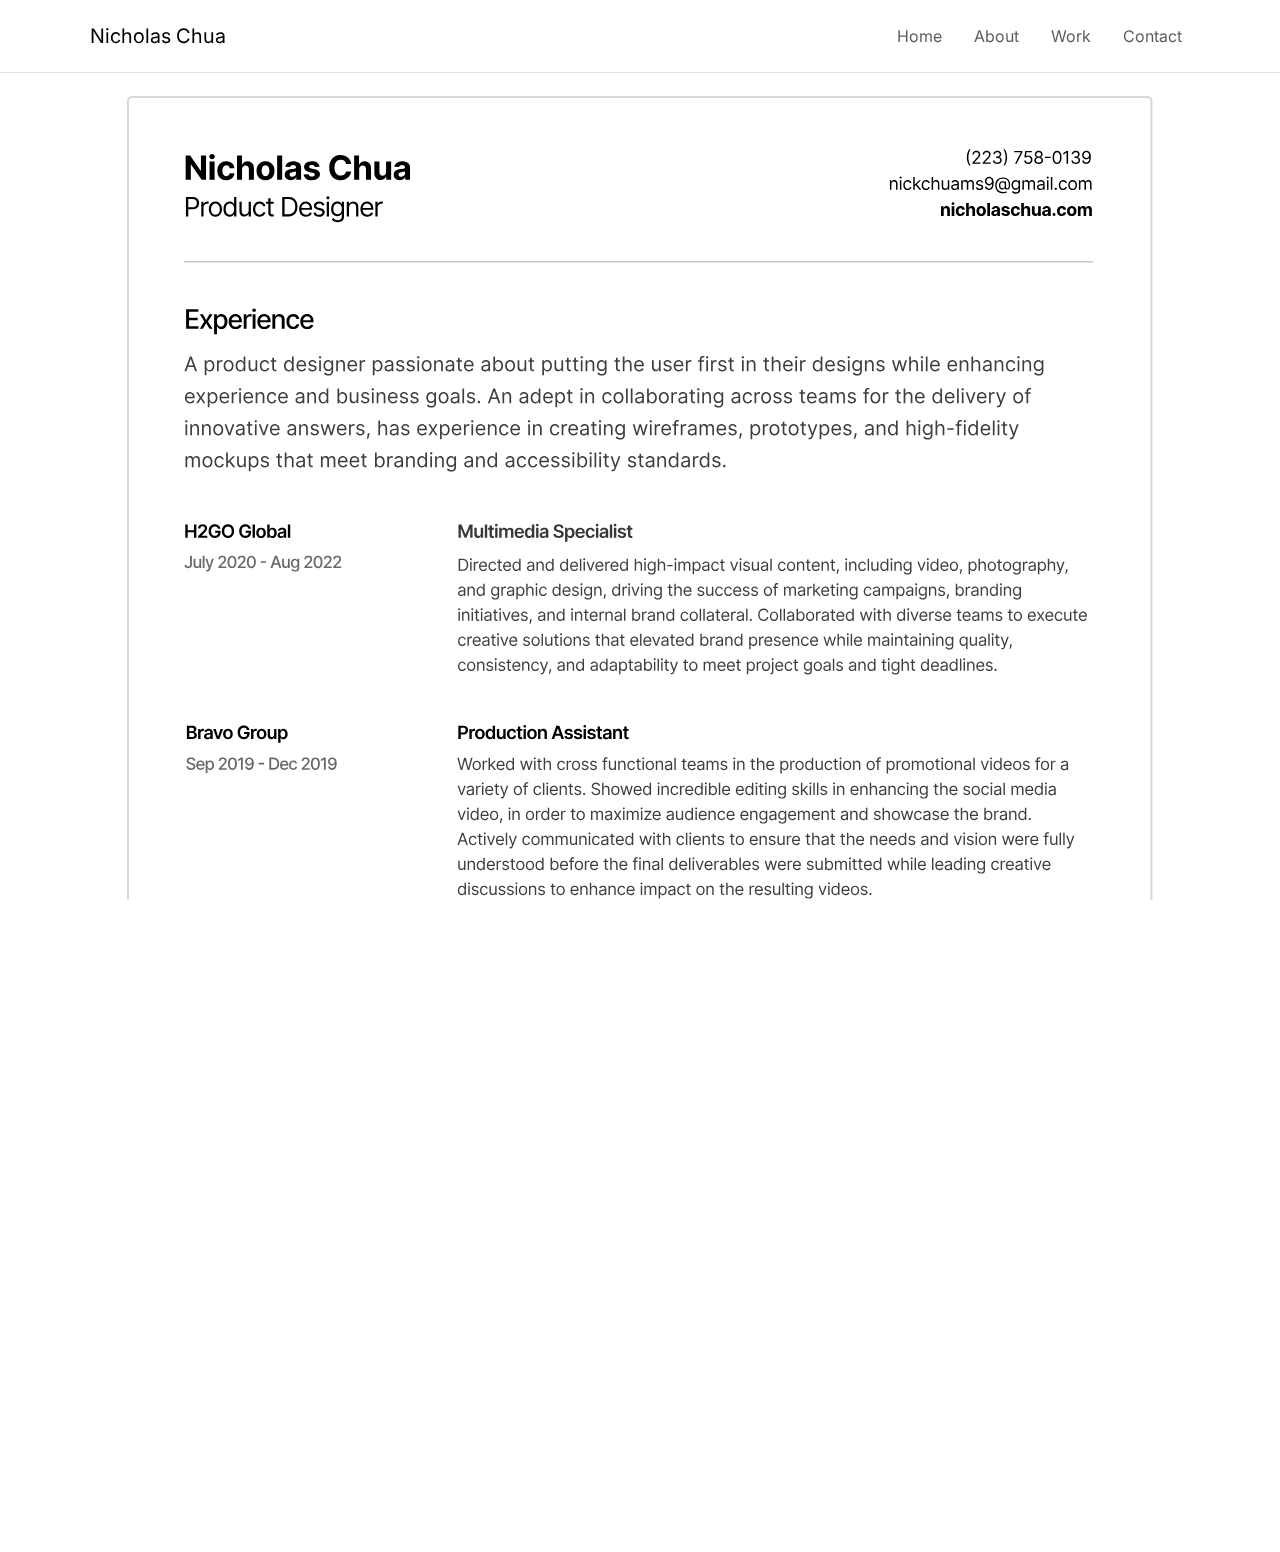
<file: resume.html>
<!doctype html>
<html lang="en">

<head>
  <meta charset="utf-8">
  <meta name="viewport" content="width=device-width, initial-scale=1">
  <link href="https://cdn.jsdelivr.net/npm/bootstrap@5.3.3/dist/css/bootstrap.min.css" rel="stylesheet"
    integrity="sha384-QWTKZyjpPEjISv5WaRU9OFeRpok6YctnYmDr5pNlyT2bRjXh0JMhjY6hW+ALEwIH" crossorigin="anonymous">
  <link rel="stylesheet" href="./styles.css">
  <link rel="preconnect" href="https://fonts.googleapis.com">
  <link rel="preconnect" href="https://fonts.gstatic.com" crossorigin>
  <link
    href="https://fonts.googleapis.com/css2?family=Inter:ital,opsz,wght@0,14..32,100..900;1,14..32,100..900&display=swap"
    rel="stylesheet">
  <title>Nicholas Chua</title>
</head>

<header class="fixed-top mb-5">
  <nav class="navbar navbar-expand-lg p-md-3 navbar-style border-bottom">
    <div class="container">
      <a class="navbar-brand mx-2" href="./">Nicholas Chua</a>
      <button class="navbar-toggler shadow-none border-0" type="button" data-bs-toggle="collapse"
        data-bs-target="#navbarNav" aria-controls="navbsrNav" aria-expanded="false" aria-label="Toggle navigation">
        <span class="navbar-toggler-icon"></span>
      </button>

      <div class="collapse navbar-collapse" id="navbarNav">
        <div class="mx-auto"></div>
        <ul class="navbar-nav">
          <li class="nav-item">
            <a class="nav-link text-gray mx-2" href="./">Home</a>
          </li>
          <li class="nav-item">
            <a class="nav-link text-gray mx-2" href="./about">About</a>
          </li>
          <li class="nav-item">
            <a class="nav-link text-gray mx-2" href="./work">Work</a>
          </li>
          <li class="nav-item">
            <a class="nav-link text-gray mx-2" href="mailto:nickchuams9@gmail.com">Contact</a>
          </li>
        </ul>
      </div>
    </div>
  </nav>
</header>

<!-- The Clickable Image -->
<div class="d-flex justify-content-center align-items-center pt-5">
  <picture>
    <!-- Image for mobile -->
    <source srcset="./Pictures/Resume-Mobile.svg" media="(max-width: 768px)">
    <!-- Default image -->
    <img src="./Pictures/Resume.svg" class="mb-5 mt-5 img-fluid" alt="Resume">
  </picture>
</div>





<!-- FOOTER -->
<div class="container pb-3">
  <footer class="d-flex flex-wrap justify-content-between align-items-center pt-3 border-top">
    <p class="col-md-4 mb-0 text-body-secondary">© 2025 NicholasChua. Designed and developed by me.</p>

    <a class="link-body-emphasis" href="https://www.linkedin.com/in/nicholaschua9/"><svg xmlns="http://www.w3.org/2000/svg" color="#707275" width="20" height="20" fill="currentColor" class="bi bi-linkedin" viewBox="0 0 16 16">
      <path d="M0 1.146C0 .513.526 0 1.175 0h13.65C15.474 0 16 .513 16 1.146v13.708c0 .633-.526 1.146-1.175 1.146H1.175C.526 16 0 15.487 0 14.854zm4.943 12.248V6.169H2.542v7.225zm-1.2-8.212c.837 0 1.358-.554 1.358-1.248-.015-.709-.52-1.248-1.342-1.248S2.4 3.226 2.4 3.934c0 .694.521 1.248 1.327 1.248zm4.908 8.212V9.359c0-.216.016-.432.08-.586.173-.431.568-.878 1.232-.878.869 0 1.216.662 1.216 1.634v3.865h2.401V9.25c0-2.22-1.184-3.252-2.764-3.252-1.274 0-1.845.7-2.165 1.193v.025h-.016l.016-.025V6.169h-2.4c.03.678 0 7.225 0 7.225z"/>
    </svg></a>



    <ul class="nav col-md-4 justify-content-end">
      <li class="nav-item"><a href="./" class="nav-link px-2 text-body-secondary">Home</a></li>
      <li class="nav-item"><a href="./about" class="nav-link px-2 text-body-secondary">About</a></li>
      <li class="nav-item"><a href="./works" class="nav-link px-2 text-body-secondary">Work</a></li>
      <li class="nav-item"><a href="#" class="nav-link px-2 text-body-secondary">Contact</a></li>
    </ul>
  </footer>
</div>




<!-- FOOTER -->


<script src="https://cdn.jsdelivr.net/npm/bootstrap@5.3.3/dist/js/bootstrap.bundle.min.js"
  integrity="sha384-YvpcrYf0tY3lHB60NNkmXc5s9fDVZLESaAA55NDzOxhy9GkcIdslK1eN7N6jIeHz" crossorigin="anonymous"></script>
</body>

</html>
</file>
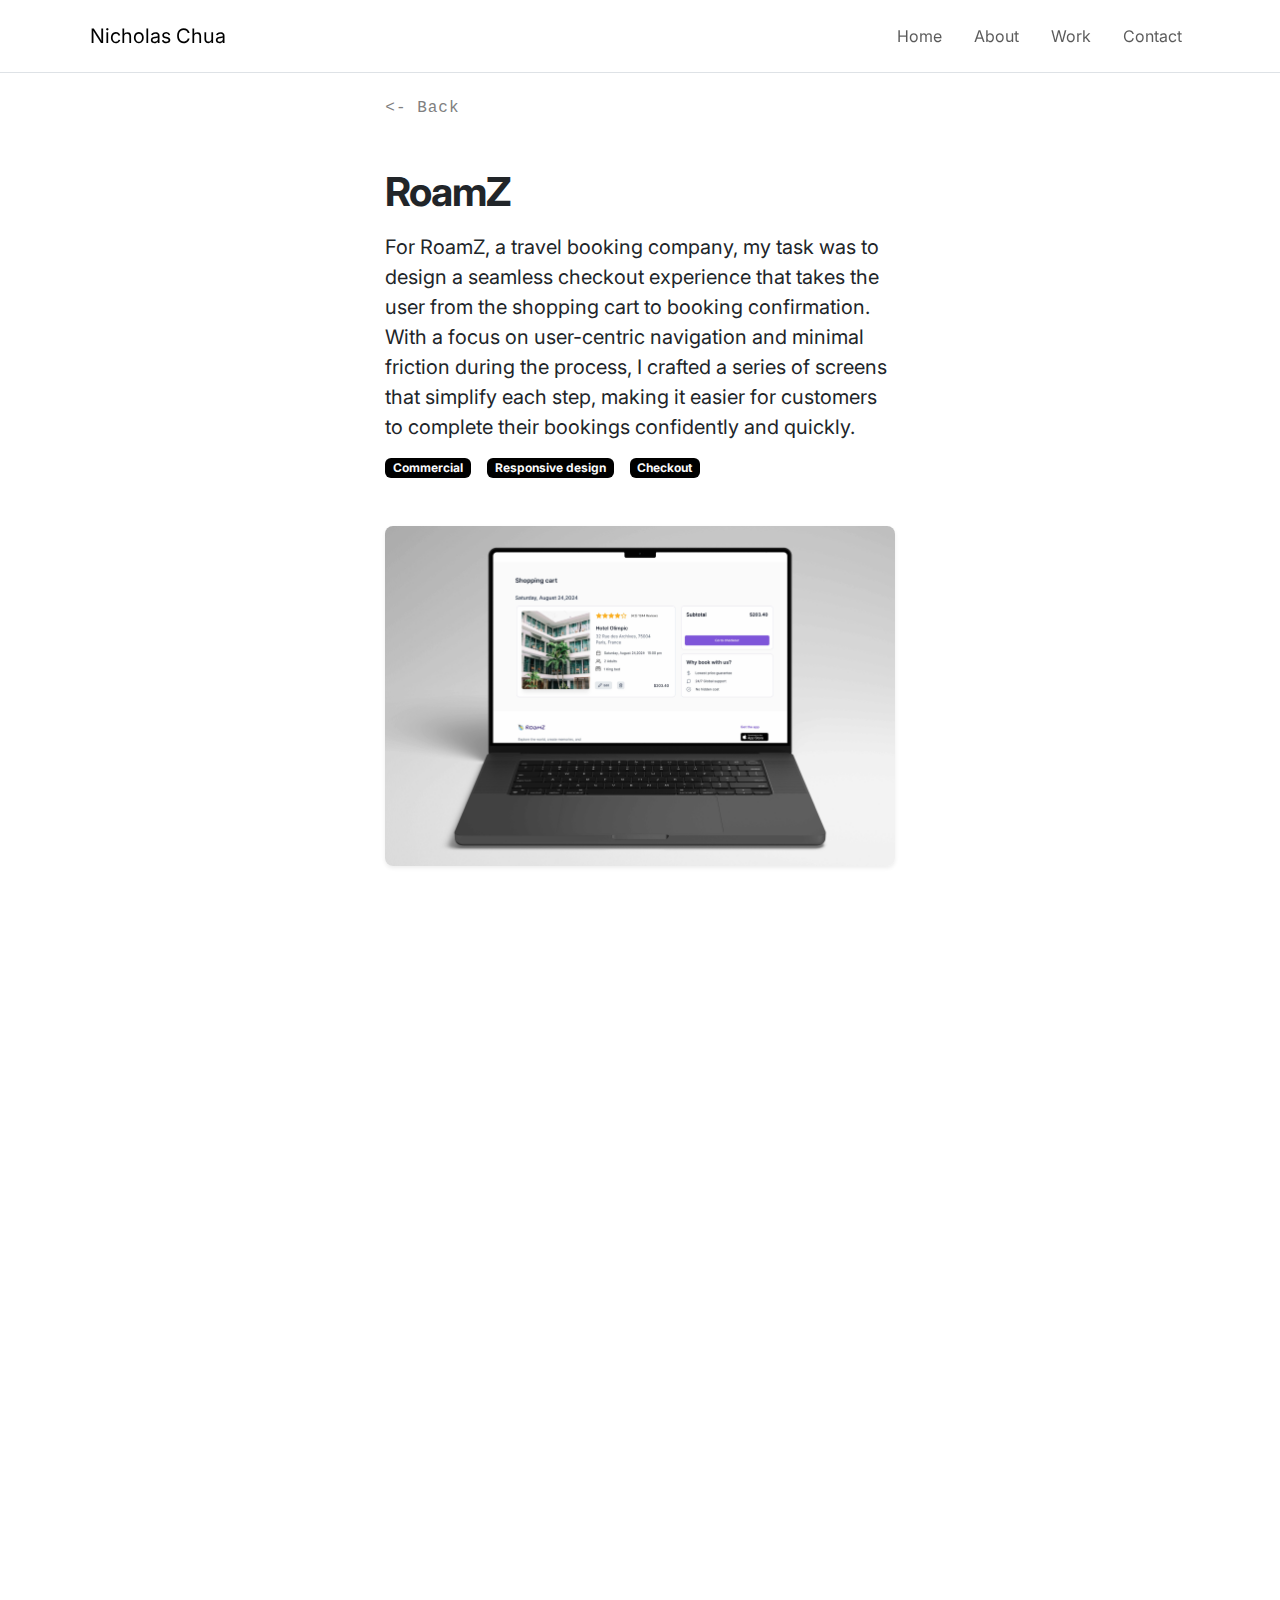
<file: Roamz.html>
<!doctype html>
<html lang="en">

<head>
  <meta charset="utf-8">
  <meta name="viewport" content="width=device-width, initial-scale=1">
  <link href="https://cdn.jsdelivr.net/npm/bootstrap@5.3.3/dist/css/bootstrap.min.css" rel="stylesheet"
    integrity="sha384-QWTKZyjpPEjISv5WaRU9OFeRpok6YctnYmDr5pNlyT2bRjXh0JMhjY6hW+ALEwIH" crossorigin="anonymous">
  <link rel="stylesheet" href="./styles.css">
  <link rel="preconnect" href="https://fonts.googleapis.com">
  <link rel="preconnect" href="https://fonts.gstatic.com" crossorigin>
  <link
    href="https://fonts.googleapis.com/css2?family=Inter:ital,opsz,wght@0,14..32,100..900;1,14..32,100..900&display=swap"
    rel="stylesheet">
  <title>Nicholas Chua</title>
</head>

<body>
  <header class="fixed-top mb-5">
    <nav class="navbar navbar-expand-lg p-md-3 navbar-style border-bottom">
      <div class="container"> 
        <a class="navbar-brand mx-2" href="./">Nicholas Chua</a>
        <button class="navbar-toggler shadow-none border-0" type="button" data-bs-toggle="collapse"
          data-bs-target="#navbarNav" aria-controls="navbsrNav" aria-expanded="false" aria-label="Toggle navigation">
          <span class="navbar-toggler-icon"></span>
        </button>
  
        <div class="collapse navbar-collapse" id="navbarNav">
          <div class="mx-auto"></div>
          <ul class="navbar-nav">
            <li class="nav-item">
              <a class="nav-link text-gray mx-2" href="./">Home</a>
            </li>
            <li class="nav-item">
              <a class="nav-link text-gray mx-2" href="./about">About</a>
            </li>
            <li class="nav-item">
              <a class="nav-link text-gray mx-2" href="./works">Work</a>
            </li>
            <li class="nav-item">
              <a class="nav-link text-gray mx-2" href="mailto:nickchuams9@gmail.com">Contact</a>
            </li>
          </ul>
        </div>
      </div>
    </nav>
  </header>
  


  <div class="container col-xl-5 col-lg-12 col-md-12 col-sm-12 mt-5">

    <div class="container mb-5 pt-5 ps-0">
      <div aria-label="breadcrumb">
        <ol class="font-monospace breadcrumb-adj breadcrumb">
          <li class="breadcrumb-item"><a class="breadcrumb-adj" href="./works"> <- Back</a></li>
        </ol>
      </div>
    </div>

    <div class="row d-flex ">
      <div class=" ">
        <!-- Post content-->
        <article>
          <!-- Post header-->
          <header class="mb-5 border-bottom">
            <!-- Post title-->
            <h1 class="fw-bolder mb-3 ">RoamZ</h1>
            <!-- Post meta content-->
            <p class="fs-5  lh-base">For RoamZ, a travel booking company, my task was to design a seamless
              checkout experience that takes the user from the shopping cart to booking confirmation.
              With a focus on user-centric navigation and minimal friction during the process,
              I crafted a series of screens that simplify each step,
              making it easier for customers to complete their bookings confidently and quickly.
            </p>
            <!-- Post categories-->
            <div class="d-flex  gap-3 mt-3 mb-5">
              <a class="badge bg-black text-decoration-none link-light" href="#!">Commercial</a>
              <a class="badge bg-black text-decoration-none link-light" href="#!">Responsive design</a>
              <a class="badge bg-black text-decoration-none link-light" href="#!">Checkout</a>
            </div>
            <img src="./Figma Exports/Roamz/Desktop/Desktop - Shopping Cart.jpg"
              class="img-fluid shadow-sm rounded-3 g-3 mb-5" alt="Laptop mockup of Roamz shopping cart page">
          </header>

 
          <!-- Problem Statement-->
          <section class="col-xl-11 mb-5">
            <h3 class="fw-bolder mt-5">1. How RoamZ Checkout Stands Out</h3>
            <h5 class="fw-semibold mb-2 mt-5">Problem</h4>
              <p class="fs-6 fw-normal lh-base mb-3">Many travel booking websites overwhelm users with cluttered
                checkout screens,
                excessive form fields, and unclear instructions, leading to high cart abandonment rates.
              </p>
              <p class="fs-6 mb-5 lh-base"> Users often feel
                lost during the booking process on other websites, unsure how many steps remain or how far they've
                progressed.
              </p>

              <h5 class="fw-semibold mb-2">Solution</h5>
              <p class="fs-6 fw-normal lh-base">The RoamZ checkout process is crafted to be a calming journey. It
                simplifies navigation
                with a clean design and concise prompts, breaking down the purchase into manageable steps. By keeping
                each
                screen
                focused and free of unnecessary distractions, customers can complete their bookings efficiently.
              </p>
              <p class="fs-6 fw-normal lh-base">I designed the RoamZ checkout screens with a consistent and visually
                prominent progress bar.
                Each step is labeled clearly (e.g., "Customer Details," "Payment Info"), so users know exactly where
                they are in
                the process and what’s coming next. This approach reduces anxiety and provides reassurance throughout
                the
                booking.
              </p>
              <p class="fs-6 fw-normal lh-base">My design prioritizes trust elements on the payment screen, including
                secure payment icons,
                simple language, and transparent cost breakdowns. By reinforcing security and transparency, users are
                more
                likely to complete their bookings without second-guessing their decision.
              </p>
          </section>


          <!-- User Navigation-->
          <section class="col-xl-11 mb-5">
            <h3 class="fw-bolder mb-4 pt-5">2. User Navigation: A Guided Path to Booking</h3>
            <p class="fs-6 fw-normal lh-base mb-5">Navigating through the RoamZ checkout screens is an intuitive,
              step-by-step
              process that guides users effortlessly</p>
            <h4 class="fw-semibold mb-2">Cart Overview</h4>
            <p class="class=" fs-6 fw-normal lh-base mb-4">Users start with a clear, well-organized shopping cart
              screen.
              Each item is listed with essential details like trip dates, number of travelers, and total price.
              A prominent "Proceed to Checkout" button ensures there is no confusion about how to move forward.</p>
            <div class="d-flex col-12 gap-5">
              <div class="mb-5">
                <img src="./Figma Exports/Roamz/Mobile/Frame 134.jpg" class="img-fluid shadow-sm rounded-3 g-3" alt="Shopping cart page on desktop and mobile">
              </div>
            </div>


            <h4 class="fw-semibold mb-2">Customer Details</h4>
            <p class="class=" fs-6 fw-normal lh-base mb-4">The next screen asks for customer information in bite-sized
              sections.
              Simple form fields, contextual tips, and auto-fill capabilities reduce the time needed to input personal
              details.
              This streamlines the user experience and reduces the chances of errors.</p>
            <div class="d-flex col-12 gap-5">
              <div class=" mb-5">
                <img src="./Figma Exports/Roamz/Desktop/Frame 135.jpg" class="img-fluid shadow-sm rounded-3 g-3" alt="Customer detail page">
              </div>
            </div>

            <h4 class="fw-semibold mb-2">Payment Info</h4>
            <p class="fs-6 fw-normal lh-base mb-4">The payment screen is designed to be straightforward and secure, with
              minimal fields
              and support for
              multiple payment methods. Clear icons and an interactive progress bar help customers feel confident about
              how much further they have to go to complete the booking.</p>
            <div class="d-flex col-12 gap-5">
              <div class="mb-5">
                <img src="./Figma Exports/Roamz/Desktop/Frame 136.jpg" class="img-fluid shadow-sm rounded-3 g-3 mb-3" alt="Payment info page">
              </div>
            </div>

            <h4 class="fw-semibold mb-2">Booking Confirmation</h4>
            <p class="fs-6 fw-normal lh-base mb-4">The final screen provides a concise summary of the booking, including
              payment status,
              confirmation number,
              and a downloadable itinerary. A call-to-action for “Prepare for Your Trip” redirects users to useful
              resources, enhancing their
              overall experience.</p>
            <div class="d-flex col-12 mb-5">
              <div>
                <img src="./Figma Exports/Roamz/Desktop/Frame 138.jpg" class="img-fluid shadow-sm rounded-3 g-3 mb-5" alt="Booking confirmation">
              </div>
            </div>
          </section>





          <!-- Streamlined Checkout-->
          <section class="col-xl-11 mb-5">
            <h3 class="fw-bolder mb-4 pt-5">3. Streamlined Checkout for Easy Sales Completion</h3>
            <p class="fs-6 fw-normal lh-base mb-4">To drive conversions, my design focused on eliminating common pain
              points during
              checkout</p>
            <div class="d-flex col-12 gap-5">
              <div>
                <img src="./Figma Exports/Roamz/Mobile/Frame 139.jpg" class="img-fluid shadow-sm rounded-3 g-3 mb-5" alt="Checkout page flow">
              </div>
            </div>
            <h4 class="fw-semibold mb-2">Visual Hierarchy</h4>
            <p class="fs-6 fw-normal lh-base mb-4">Each screen uses a clear visual hierarchy, highlighting crucial
              elements like action
              buttons, key information, and error prompts.
              This makes it easier for users to complete each task without feeling overwhelmed.</p>

            <h4 class="fw-semibold mb-2">Progress Indicators</h4>
            <p class="fs-6 fw-normal lh-base mb-4">Users can always see how many steps remain to complete their
              purchase, reducing anxiety
              and the feeling of uncertainty.</p>

            <h4 class="fw-semibold mb-2">Error Prevention</h4>
            <p class="fs-6 fw-normal lh-base mb-4">By integrating real-time validation (e.g., highlighting missing
              fields), users are
              guided to correct mistakes immediately,
              reducing the likelihood of failed transactions.</p>

            <h4 class="fw-semibold mb-2">Trust and Security</h4>
            <p class="fs-6 fw-normal lh-base mb-4">Prominent trust badges, SSL indicators, and a concise breakdown of
              costs at the payment
              stage build trust, encouraging
              customers to complete the purchase confidently.</p>
          </section>

          <!-- Enhancing RoamZ's Brand Values Through Design-->
          <section class="col-xl-11 mb-5">
            <h3 class="fw-bolder mb-4 pt-5">4. Enhancing RoamZ's Brand Values Through Design</h3>
            <p class="fs-6 fw-normal lh-base mb-4">RoamZ values simplicity, reliability, and user empowerment. My
              checkout designs embody these values by</p>
            <div class="d-flex col-12 gap-5">
              <div class=" mb-5">
                <img src="./Figma Exports/Roamz/Mobile/Frame 140.jpg" class="img-fluid shadow-sm rounded-3 g-3" alt="Complete booking process on mobile">
              </div>
            </div>
            <h4 class="fw-semibold mb-2">Simplicity</h4>
            <p class="fs-6 fw-normal lh-base mb-4">A clean, modern aesthetic with ample white space keeps users focused
              on the essentials,
              reflecting RoamZ's mission to make travel bookings stress-free.
              This makes it easier for users to complete each task without feeling overwhelmed.</p>

            <h4 class="fw-semibold mb-2">Progress Indicators</h4>
            <p class="fs-6 fw-normal lh-base mb-4">Clear instructions, real-time validation, and detailed breakdowns of
              charges showcase
              RoamZ as a trustworthy brand that prioritizes customer needs.</p>

            <h4 class="fw-semibold mb-2">Error Prevention</h4>
            <p class="fs-6 fw-normal lh-base mb-4">The design empowers users by providing transparent progress
              indicators, error-preventing forms,
              and helpful prompts. By giving customers full control over their booking journey,
              RoamZ becomes the go-to platform for effortless travel planning.</p>
          </section>

          <!-- Final Thoughts-->
          <section class="col-xl-11 mb-5 mt-5">
            <h3 class="fw-bolder mb-4 pt-5"> Final Thoughts</h3>
            <p class="fs-6 fw-normal lh-base mb-4">The RoamZ checkout experience is more than just a transaction—it’s a
              curated journey.
              By focusing on simplicity, transparency, and a customer-first approach, I’ve designed a checkout process
              that not only drives sales but also aligns with RoamZ's core values. This project showcases my ability to
              identify common pitfalls in user experience and transform them into a streamlined, enjoyable interaction
              that leaves customers excited to book their next adventure.</p>
            <div class="d-flex col-12 gap-5">
              <div class=" mb-5">
                <img src="./Figma Exports/Roamz/Mobile/Frame 141.jpg" class="img-fluid shadow-sm rounded-3 g-3 mb-5" alt="Booking confirmation page on mobile">
              </div>
            </div>
          </section>
      </div>
    </div>
    </article>
  </div>
  </div>
  </div>






<!-- FOOTER -->
<div class="container pb-3">
  <footer class="d-flex flex-wrap justify-content-between align-items-center pt-3 border-top">
    <p class="col-md-4 mb-0 text-body-secondary">© 2025 NicholasChua. Designed and developed by me.</p>

    <a class="link-body-emphasis" href="https://www.linkedin.com/in/nicholaschua9/"><svg xmlns="http://www.w3.org/2000/svg" color="#707275" width="20" height="20" fill="currentColor" class="bi bi-linkedin" viewBox="0 0 16 16">
      <path d="M0 1.146C0 .513.526 0 1.175 0h13.65C15.474 0 16 .513 16 1.146v13.708c0 .633-.526 1.146-1.175 1.146H1.175C.526 16 0 15.487 0 14.854zm4.943 12.248V6.169H2.542v7.225zm-1.2-8.212c.837 0 1.358-.554 1.358-1.248-.015-.709-.52-1.248-1.342-1.248S2.4 3.226 2.4 3.934c0 .694.521 1.248 1.327 1.248zm4.908 8.212V9.359c0-.216.016-.432.08-.586.173-.431.568-.878 1.232-.878.869 0 1.216.662 1.216 1.634v3.865h2.401V9.25c0-2.22-1.184-3.252-2.764-3.252-1.274 0-1.845.7-2.165 1.193v.025h-.016l.016-.025V6.169h-2.4c.03.678 0 7.225 0 7.225z"/>
    </svg></a>



    <ul class="nav col-md-4 justify-content-end">
      <li class="nav-item"><a href="./index" class="nav-link px-2 text-body-secondary">Home</a></li>
      <li class="nav-item"><a href="./about" class="nav-link px-2 text-body-secondary">About</a></li>
      <li class="nav-item"><a href="./works" class="nav-link px-2 text-body-secondary">Work</a></li>
      <li class="nav-item"><a href="mailto:nickchuams9@gmail.com" class="nav-link px-2 text-body-secondary">Contact</a></li>
    </ul>
  </footer>
</div>





  <!-- FOOTER -->



  <script src="https://cdn.jsdelivr.net/npm/bootstrap@5.3.3/dist/js/bootstrap.bundle.min.js"
    integrity="sha384-YvpcrYf0tY3lHB60NNkmXc5s9fDVZLESaAA55NDzOxhy9GkcIdslK1eN7N6jIeHz"
    crossorigin="anonymous"></script>
</body>

</html>
</file>
<file: styles.css>
body {
  font-family: "Inter", sans-serif;
  height: 100vh;
}

html,
body {
  height: 100%;
  overflow-x: hidden; /* Prevent horizontal scroll issues */
}

.navbar-style {
  background: rgba(255, 255, 255, 0.62);
  backdrop-filter: blur(10px);
  -webkit-backdrop-filter: blur(10px);
}

.hero-img {
  border-radius: 60%;
}



.text-gradient {
  background-image: linear-gradient(0deg, rgba(2, 6, 28, 1) 0%, rgba(10, 56, 117, 1) 60%, rgba(22, 112, 230, 1) 97%);
  background-clip: text;
  color: transparent;
}

.text-gradient-cta {
  background-image: linear-gradient(0deg, rgba(2, 6, 28, 1) 0%, rgba(10, 56, 117, 1) 60%, rgba(22, 112, 230, 1) 97%);
  background-clip: text;
  color: transparent;
}

.btn {
  border-radius: 50px;
}

.btn-dark-cta {
  background-color: #0C6CEE;
  color: #FFFFFF;
}

.btn-dark-cta:hover {
  background-color: #0448A3;
  color: white;
}

.btn-outline-secondary {
  color: black;
  border-color: #BBBBBB;
}

.btn-outline-secondary:hover {
  background-color: white;
  color: black;
}

.btn-outline-secondary-cta:hover {
  background-color: #D4D4D4;
}

h1 {
  letter-spacing: -1px;
}

.h1-display {
  letter-spacing: -px;
}

.color-transparent {
  background-color: transparent;
}

.magicpattern { 
  width: 100%;
  background-size: cover;
  background-position: center center;
  background-repeat: repeat;
  background-image: url("data:image/svg+xml;utf8,%3Csvg viewBox=%220 0 2000 1400%22 xmlns=%22http:%2F%2Fwww.w3.org%2F2000%2Fsvg%22%3E%3Cmask id=%22b%22 x=%220%22 y=%220%22 width=%222000%22 height=%221400%22%3E%3Cpath fill=%22url(%23a)%22 d=%22M0 0h2000v1400H0z%22%2F%3E%3C%2Fmask%3E%3Cpath fill=%22%23fff%22 d=%22M0 0h2000v1400H0z%22%2F%3E%3Cg style=%22transform-origin:center center%22 stroke=%22%23ddd%22 stroke-width=%222%22 mask=%22url(%23b)%22%3E%3Cpath fill=%22none%22 d=%22M0 0h100v100H0zM100 0h100v100H100zM200 0h100v100H200zM300 0h100v100H300zM400 0h100v100H400zM500 0h100v100H500zM600 0h100v100H600z%22%2F%3E%3Cpath fill=%22%23dddddd42%22 d=%22M700 0h100v100H700z%22%2F%3E%3Cpath fill=%22none%22 d=%22M800 0h100v100H800zM900 0h100v100H900zM1000 0h100v100h-100z%22%2F%3E%3Cpath fill=%22%23dddddd86%22 d=%22M1100 0h100v100h-100z%22%2F%3E%3Cpath fill=%22none%22 d=%22M1200 0h100v100h-100z%22%2F%3E%3Cpath fill=%22%23dddddd38%22 d=%22M1300 0h100v100h-100z%22%2F%3E%3Cpath fill=%22none%22 d=%22M1400 0h100v100h-100zM1500 0h100v100h-100zM1600 0h100v100h-100zM1700 0h100v100h-100z%22%2F%3E%3Cpath fill=%22%23ddddddbc%22 d=%22M1800 0h100v100h-100z%22%2F%3E%3Cpath fill=%22%23dddddd3b%22 d=%22M1900 0h100v100h-100z%22%2F%3E%3Cpath fill=%22none%22 d=%22M0 100h100v100H0zM100 100h100v100H100z%22%2F%3E%3Cpath fill=%22%23ddddddb7%22 d=%22M200 100h100v100H200z%22%2F%3E%3Cpath fill=%22none%22 d=%22M300 100h100v100H300z%22%2F%3E%3Cpath fill=%22%23dddddd53%22 d=%22M400 100h100v100H400z%22%2F%3E%3Cpath fill=%22%23dddddd4b%22 d=%22M500 100h100v100H500z%22%2F%3E%3Cpath fill=%22none%22 d=%22M600 100h100v100H600zM700 100h100v100H700zM800 100h100v100H800zM900 100h100v100H900zM1000 100h100v100h-100zM1100 100h100v100h-100zM1200 100h100v100h-100zM1300 100h100v100h-100z%22%2F%3E%3Cpath fill=%22%23ddddddc6%22 d=%22M1400 100h100v100h-100z%22%2F%3E%3Cpath fill=%22none%22 d=%22M1500 100h100v100h-100zM1600 100h100v100h-100zM1700 100h100v100h-100zM1800 100h100v100h-100z%22%2F%3E%3Cpath fill=%22%23dddddddc%22 d=%22M1900 100h100v100h-100z%22%2F%3E%3Cpath fill=%22none%22 d=%22M0 200h100v100H0z%22%2F%3E%3Cpath fill=%22%23dddddd01%22 d=%22M100 200h100v100H100z%22%2F%3E%3Cpath fill=%22none%22 d=%22M200 200h100v100H200zM300 200h100v100H300z%22%2F%3E%3Cpath fill=%22%23dddddd64%22 d=%22M400 200h100v100H400z%22%2F%3E%3Cpath fill=%22%23dddddd02%22 d=%22M500 200h100v100H500z%22%2F%3E%3Cpath fill=%22none%22 d=%22M600 200h100v100H600zM700 200h100v100H700zM800 200h100v100H800z%22%2F%3E%3Cpath fill=%22%23dddddde9%22 d=%22M900 200h100v100H900z%22%2F%3E%3Cpath fill=%22none%22 d=%22M1000 200h100v100h-100z%22%2F%3E%3Cpath fill=%22%23ddddddca%22 d=%22M1100 200h100v100h-100z%22%2F%3E%3Cpath fill=%22none%22 d=%22M1200 200h100v100h-100zM1300 200h100v100h-100z%22%2F%3E%3Cpath fill=%22%23dddddd59%22 d=%22M1400 200h100v100h-100z%22%2F%3E%3Cpath fill=%22none%22 d=%22M1500 200h100v100h-100z%22%2F%3E%3Cpath fill=%22%23ddddddfd%22 d=%22M1600 200h100v100h-100z%22%2F%3E%3Cpath fill=%22none%22 d=%22M1700 200h100v100h-100zM1800 200h100v100h-100zM1900 200h100v100h-100zM0 300h100v100H0zM100 300h100v100H100zM200 300h100v100H200zM300 300h100v100H300zM400 300h100v100H400zM500 300h100v100H500z%22%2F%3E%3Cpath fill=%22%23dddddd83%22 d=%22M600 300h100v100H600z%22%2F%3E%3Cpath fill=%22none%22 d=%22M700 300h100v100H700z%22%2F%3E%3Cpath fill=%22%23dddddd94%22 d=%22M800 300h100v100H800z%22%2F%3E%3Cpath fill=%22none%22 d=%22M900 300h100v100H900z%22%2F%3E%3Cpath fill=%22%23dddddd59%22 d=%22M1000 300h100v100h-100z%22%2F%3E%3Cpath fill=%22none%22 d=%22M1100 300h100v100h-100zM1200 300h100v100h-100zM1300 300h100v100h-100zM1400 300h100v100h-100zM1500 300h100v100h-100zM1600 300h100v100h-100zM1700 300h100v100h-100z%22%2F%3E%3Cpath fill=%22%23ddddddaf%22 d=%22M1800 300h100v100h-100z%22%2F%3E%3Cpath fill=%22%23dddddde5%22 d=%22M1900 300h100v100h-100z%22%2F%3E%3Cpath fill=%22none%22 d=%22M0 400h100v100H0zM100 400h100v100H100z%22%2F%3E%3Cpath fill=%22%23dddddd73%22 d=%22M200 400h100v100H200z%22%2F%3E%3Cpath fill=%22none%22 d=%22M300 400h100v100H300z%22%2F%3E%3Cpath fill=%22%23ddddddde%22 d=%22M400 400h100v100H400z%22%2F%3E%3Cpath fill=%22%23dddddd1d%22 d=%22M500 400h100v100H500z%22%2F%3E%3Cpath fill=%22%23dddddd84%22 d=%22M600 400h100v100H600z%22%2F%3E%3Cpath fill=%22none%22 d=%22M700 400h100v100H700z%22%2F%3E%3Cpath fill=%22%23dddddd55%22 d=%22M800 400h100v100H800z%22%2F%3E%3Cpath fill=%22none%22 d=%22M900 400h100v100H900z%22%2F%3E%3Cpath fill=%22%23dddddd85%22 d=%22M1000 400h100v100h-100z%22%2F%3E%3Cpath fill=%22none%22 d=%22M1100 400h100v100h-100zM1200 400h100v100h-100zM1300 400h100v100h-100zM1400 400h100v100h-100z%22%2F%3E%3Cpath fill=%22%23ddddddca%22 d=%22M1500 400h100v100h-100z%22%2F%3E%3Cpath fill=%22none%22 d=%22M1600 400h100v100h-100zM1700 400h100v100h-100z%22%2F%3E%3Cpath fill=%22%23dddddd69%22 d=%22M1800 400h100v100h-100z%22%2F%3E%3Cpath fill=%22none%22 d=%22M1900 400h100v100h-100zM0 500h100v100H0zM100 500h100v100H100z%22%2F%3E%3Cpath fill=%22%23dddddd64%22 d=%22M200 500h100v100H200z%22%2F%3E%3Cpath fill=%22none%22 d=%22M300 500h100v100H300z%22%2F%3E%3Cpath fill=%22%23dddddddb%22 d=%22M400 500h100v100H400z%22%2F%3E%3Cpath fill=%22%23dddddd9f%22 d=%22M500 500h100v100H500z%22%2F%3E%3Cpath fill=%22%23ddddddf6%22 d=%22M600 500h100v100H600z%22%2F%3E%3Cpath fill=%22none%22 d=%22M700 500h100v100H700z%22%2F%3E%3Cpath fill=%22%23ddddddb7%22 d=%22M800 500h100v100H800z%22%2F%3E%3Cpath fill=%22none%22 d=%22M900 500h100v100H900z%22%2F%3E%3Cpath fill=%22%23dddddd55%22 d=%22M1000 500h100v100h-100z%22%2F%3E%3Cpath fill=%22none%22 d=%22M1100 500h100v100h-100zM1200 500h100v100h-100zM1300 500h100v100h-100zM1400 500h100v100h-100zM1500 500h100v100h-100zM1600 500h100v100h-100zM1700 500h100v100h-100z%22%2F%3E%3Cpath fill=%22%23dddddd34%22 d=%22M1800 500h100v100h-100z%22%2F%3E%3Cpath fill=%22none%22 d=%22M1900 500h100v100h-100zM0 600h100v100H0zM100 600h100v100H100z%22%2F%3E%3Cpath fill=%22%23dddddd3f%22 d=%22M200 600h100v100H200z%22%2F%3E%3Cpath fill=%22none%22 d=%22M300 600h100v100H300zM400 600h100v100H400zM500 600h100v100H500zM600 600h100v100H600z%22%2F%3E%3Cpath fill=%22%23dddddd47%22 d=%22M700 600h100v100H700z%22%2F%3E%3Cpath fill=%22none%22 d=%22M800 600h100v100H800zM900 600h100v100H900zM1000 600h100v100h-100zM1100 600h100v100h-100zM1200 600h100v100h-100zM1300 600h100v100h-100zM1400 600h100v100h-100zM1500 600h100v100h-100zM1600 600h100v100h-100z%22%2F%3E%3Cpath fill=%22%23ddddddf8%22 d=%22M1700 600h100v100h-100z%22%2F%3E%3Cpath fill=%22none%22 d=%22M1800 600h100v100h-100zM1900 600h100v100h-100zM0 700h100v100H0zM100 700h100v100H100zM200 700h100v100H200zM300 700h100v100H300z%22%2F%3E%3Cpath fill=%22%23dddddd32%22 d=%22M400 700h100v100H400z%22%2F%3E%3Cpath fill=%22none%22 d=%22M500 700h100v100H500zM600 700h100v100H600zM700 700h100v100H700zM800 700h100v100H800zM900 700h100v100H900zM1000 700h100v100h-100zM1100 700h100v100h-100z%22%2F%3E%3Cpath fill=%22%23ddddddbf%22 d=%22M1200 700h100v100h-100z%22%2F%3E%3Cpath fill=%22%23dddddd89%22 d=%22M1300 700h100v100h-100z%22%2F%3E%3Cpath fill=%22none%22 d=%22M1400 700h100v100h-100z%22%2F%3E%3Cpath fill=%22%23ddddddce%22 d=%22M1500 700h100v100h-100z%22%2F%3E%3Cpath fill=%22none%22 d=%22M1600 700h100v100h-100z%22%2F%3E%3Cpath fill=%22%23dddddd7c%22 d=%22M1700 700h100v100h-100z%22%2F%3E%3Cpath fill=%22%23ddddddee%22 d=%22M1800 700h100v100h-100z%22%2F%3E%3Cpath fill=%22none%22 d=%22M1900 700h100v100h-100zM0 800h100v100H0zM100 800h100v100H100z%22%2F%3E%3Cpath fill=%22%23dddddd95%22 d=%22M200 800h100v100H200z%22%2F%3E%3Cpath fill=%22none%22 d=%22M300 800h100v100H300z%22%2F%3E%3Cpath fill=%22%23dddddd4c%22 d=%22M400 800h100v100H400z%22%2F%3E%3Cpath fill=%22none%22 d=%22M500 800h100v100H500zM600 800h100v100H600zM700 800h100v100H700z%22%2F%3E%3Cpath fill=%22%23dddddd19%22 d=%22M800 800h100v100H800z%22%2F%3E%3Cpath fill=%22none%22 d=%22M900 800h100v100H900zM1000 800h100v100h-100z%22%2F%3E%3Cpath fill=%22%23dddddd6c%22 d=%22M1100 800h100v100h-100z%22%2F%3E%3Cpath fill=%22%23ddddddae%22 d=%22M1200 800h100v100h-100z%22%2F%3E%3Cpath fill=%22%23dddddd84%22 d=%22M1300 800h100v100h-100z%22%2F%3E%3Cpath fill=%22none%22 d=%22M1400 800h100v100h-100zM1500 800h100v100h-100z%22%2F%3E%3Cpath fill=%22%23dddddd33%22 d=%22M1600 800h100v100h-100z%22%2F%3E%3Cpath fill=%22none%22 d=%22M1700 800h100v100h-100zM1800 800h100v100h-100z%22%2F%3E%3Cpath fill=%22%23dddddd49%22 d=%22M1900 800h100v100h-100z%22%2F%3E%3Cpath fill=%22none%22 d=%22M0 900h100v100H0zM100 900h100v100H100z%22%2F%3E%3Cpath fill=%22%23dddddd87%22 d=%22M200 900h100v100H200z%22%2F%3E%3Cpath fill=%22%23dddddd05%22 d=%22M300 900h100v100H300z%22%2F%3E%3Cpath fill=%22%23ddddddc6%22 d=%22M400 900h100v100H400z%22%2F%3E%3Cpath fill=%22%23dddddd3d%22 d=%22M500 900h100v100H500z%22%2F%3E%3Cpath fill=%22%23dddddd89%22 d=%22M600 900h100v100H600z%22%2F%3E%3Cpath fill=%22none%22 d=%22M700 900h100v100H700zM800 900h100v100H800zM900 900h100v100H900z%22%2F%3E%3Cpath fill=%22%23dddddd3a%22 d=%22M1000 900h100v100h-100z%22%2F%3E%3Cpath fill=%22%23dddddd38%22 d=%22M1100 900h100v100h-100z%22%2F%3E%3Cpath fill=%22none%22 d=%22M1200 900h100v100h-100zM1300 900h100v100h-100zM1400 900h100v100h-100zM1500 900h100v100h-100z%22%2F%3E%3Cpath fill=%22%23dddddda4%22 d=%22M1600 900h100v100h-100z%22%2F%3E%3Cpath fill=%22none%22 d=%22M1700 900h100v100h-100zM1800 900h100v100h-100z%22%2F%3E%3Cpath fill=%22%23ddddddcd%22 d=%22M1900 900h100v100h-100z%22%2F%3E%3Cpath fill=%22none%22 d=%22M0 1000h100v100H0zM100 1000h100v100H100zM200 1000h100v100H200z%22%2F%3E%3Cpath fill=%22%23dddddd8f%22 d=%22M300 1000h100v100H300z%22%2F%3E%3Cpath fill=%22%23ddddddb3%22 d=%22M400 1000h100v100H400z%22%2F%3E%3Cpath fill=%22none%22 d=%22M500 1000h100v100H500zM600 1000h100v100H600zM700 1000h100v100H700z%22%2F%3E%3Cpath fill=%22%23dddddd36%22 d=%22M800 1000h100v100H800z%22%2F%3E%3Cpath fill=%22none%22 d=%22M900 1000h100v100H900z%22%2F%3E%3Cpath fill=%22%23dddddd10%22 d=%22M1000 1000h100v100h-100z%22%2F%3E%3Cpath fill=%22%23ddddddcc%22 d=%22M1100 1000h100v100h-100z%22%2F%3E%3Cpath fill=%22none%22 d=%22M1200 1000h100v100h-100zM1300 1000h100v100h-100zM1400 1000h100v100h-100z%22%2F%3E%3Cpath fill=%22%23dddddddb%22 d=%22M1500 1000h100v100h-100z%22%2F%3E%3Cpath fill=%22none%22 d=%22M1600 1000h100v100h-100zM1700 1000h100v100h-100zM1800 1000h100v100h-100z%22%2F%3E%3Cpath fill=%22%23dddddd67%22 d=%22M1900 1000h100v100h-100z%22%2F%3E%3Cpath fill=%22none%22 d=%22M0 1100h100v100H0zM100 1100h100v100H100zM200 1100h100v100H200zM300 1100h100v100H300z%22%2F%3E%3Cpath fill=%22%23ddddddfe%22 d=%22M400 1100h100v100H400z%22%2F%3E%3Cpath fill=%22none%22 d=%22M500 1100h100v100H500zM600 1100h100v100H600z%22%2F%3E%3Cpath fill=%22%23ddddddb9%22 d=%22M700 1100h100v100H700z%22%2F%3E%3Cpath fill=%22none%22 d=%22M800 1100h100v100H800z%22%2F%3E%3Cpath fill=%22%23dddddd47%22 d=%22M900 1100h100v100H900z%22%2F%3E%3Cpath fill=%22none%22 d=%22M1000 1100h100v100h-100zM1100 1100h100v100h-100z%22%2F%3E%3Cpath fill=%22%23ddddddbb%22 d=%22M1200 1100h100v100h-100z%22%2F%3E%3Cpath fill=%22none%22 d=%22M1300 1100h100v100h-100zM1400 1100h100v100h-100z%22%2F%3E%3Cpath fill=%22%23dddddd8e%22 d=%22M1500 1100h100v100h-100z%22%2F%3E%3Cpath fill=%22none%22 d=%22M1600 1100h100v100h-100zM1700 1100h100v100h-100z%22%2F%3E%3Cpath fill=%22%23dddddd74%22 d=%22M1800 1100h100v100h-100z%22%2F%3E%3Cpath fill=%22%23dddddd39%22 d=%22M1900 1100h100v100h-100z%22%2F%3E%3Cpath fill=%22none%22 d=%22M0 1200h100v100H0z%22%2F%3E%3Cpath fill=%22%23ddddddbd%22 d=%22M100 1200h100v100H100z%22%2F%3E%3Cpath fill=%22none%22 d=%22M200 1200h100v100H200zM300 1200h100v100H300zM400 1200h100v100H400zM500 1200h100v100H500z%22%2F%3E%3Cpath fill=%22%23ddddddc1%22 d=%22M600 1200h100v100H600z%22%2F%3E%3Cpath fill=%22none%22 d=%22M700 1200h100v100H700zM800 1200h100v100H800zM900 1200h100v100H900z%22%2F%3E%3Cpath fill=%22%23dddddd06%22 d=%22M1000 1200h100v100h-100z%22%2F%3E%3Cpath fill=%22none%22 d=%22M1100 1200h100v100h-100zM1200 1200h100v100h-100z%22%2F%3E%3Cpath fill=%22%23dddddd1f%22 d=%22M1300 1200h100v100h-100z%22%2F%3E%3Cpath fill=%22%23dddddd14%22 d=%22M1400 1200h100v100h-100z%22%2F%3E%3Cpath fill=%22none%22 d=%22M1500 1200h100v100h-100z%22%2F%3E%3Cpath fill=%22%23dddddd28%22 d=%22M1600 1200h100v100h-100z%22%2F%3E%3Cpath fill=%22none%22 d=%22M1700 1200h100v100h-100zM1800 1200h100v100h-100z%22%2F%3E%3Cpath fill=%22%23dddddde0%22 d=%22M1900 1200h100v100h-100z%22%2F%3E%3Cpath fill=%22none%22 d=%22M0 1300h100v100H0zM100 1300h100v100H100z%22%2F%3E%3Cpath fill=%22%23dddddd4a%22 d=%22M200 1300h100v100H200z%22%2F%3E%3Cpath fill=%22none%22 d=%22M300 1300h100v100H300zM400 1300h100v100H400zM500 1300h100v100H500zM600 1300h100v100H600zM700 1300h100v100H700zM800 1300h100v100H800zM900 1300h100v100H900zM1000 1300h100v100h-100zM1100 1300h100v100h-100zM1200 1300h100v100h-100z%22%2F%3E%3Cpath fill=%22%23dddddd06%22 d=%22M1300 1300h100v100h-100z%22%2F%3E%3Cpath fill=%22none%22 d=%22M1400 1300h100v100h-100zM1500 1300h100v100h-100zM1600 1300h100v100h-100z%22%2F%3E%3Cpath fill=%22%23dddddd0c%22 d=%22M1700 1300h100v100h-100z%22%2F%3E%3Cpath fill=%22%23dddddd39%22 d=%22M1800 1300h100v100h-100z%22%2F%3E%3Cpath fill=%22none%22 d=%22M1900 1300h100v100h-100z%22%2F%3E%3C%2Fg%3E%3Cdefs%3E%3CradialGradient id=%22a%22%3E%3Cstop offset=%220%22 stop-color=%22%23fff%22 stop-opacity=%22.7%22%2F%3E%3Cstop offset=%2275%25%22 stop-color=%22%23fff%22 stop-opacity=%220%22%2F%3E%3C%2FradialGradient%3E%3C%2Fdefs%3E%3C%2Fsvg%3E");
}




.bg-image {
  background: rgb(206, 227, 255);
  background: linear-gradient(0deg, rgba(206, 227, 255, 1) 0%, rgba(237, 252, 255, 1) 23%, rgba(255, 255, 255, 1) 45%);
  background-size: fill;
  /* Ensures the image covers the entire background */
  background-position: center;
  /* Centers the image in the container */
  background-repeat: no-repeat;
  /* Prevents the image from repeating */
}

.bg-2 {
  background: #151B22;
}

.footer-col {
  color: #EDEDED;
}

.border-adj {
  border-radius: 0 0 50px 50px;
}

.border-adj-2 {
  border-radius: 15px;
}


.card-style {
  border-color: white;
}

.card-pic {
  background-size: cover;
}

.thumbnail {
  transition: 0.2s ease;
  transition: box-shadow 0.1s ease;
}

.thumbnail:hover {
  -webkit-transform: scale(1.01);
  -ms-transform: scale(1.01);
  transform: scale(1.01);
  transition: 0.1s ease;
  box-shadow: 0 0 15px #D2D2D2;
}

.thumbnail-nods {
  transition: 0.2s ease;

}

.thumbnail-nods:hover {
  -webkit-transform: scale(1.01);
  -ms-transform: scale(1.01);
  transform: scale(1.01);
  transition: 0.1s ease;

}

.btn-card {
  color: black;
  background-color: #f4f1f1;
  font-weight: 500;
}

.btn-card:hover {
  color: white;
  background-color: black;
  font-weight: 500;
}

@media (min-width: 1300px) {
  .container {
    max-width: 1500px;
  }
}

@media (max-width:991px) {
  .sideabr {
    background-color: white;
    backdrop-filter: blur(10px);
  }
}

@media (max-width:576px) {
  .font-size-adjust {
    font-size: 30px;
  }

  .font-padding-adjust {
    padding-bottom: 10px;
  }

  .sidebar-btn-adjust {
    padding: 15px;
    font-size: 20px;
  }

  .offcanvas.offcanvas-start {
    width: 100%;
  }

  .container {
    padding-left: 25px;
    padding-right: 25px;
  }

  .works {
    padding-left: 25px;
    padding-right: 25px;
  }

  .gap-adjust {
    padding: 0px;
    margin: 0px;
  }
}

.breadcrumb-adj {
  text-decoration: none;
  color: grey;
  letter-spacing: 1px;
}

.img-prop {
  border: black;
  border-radius: 50px;
}
</file>
